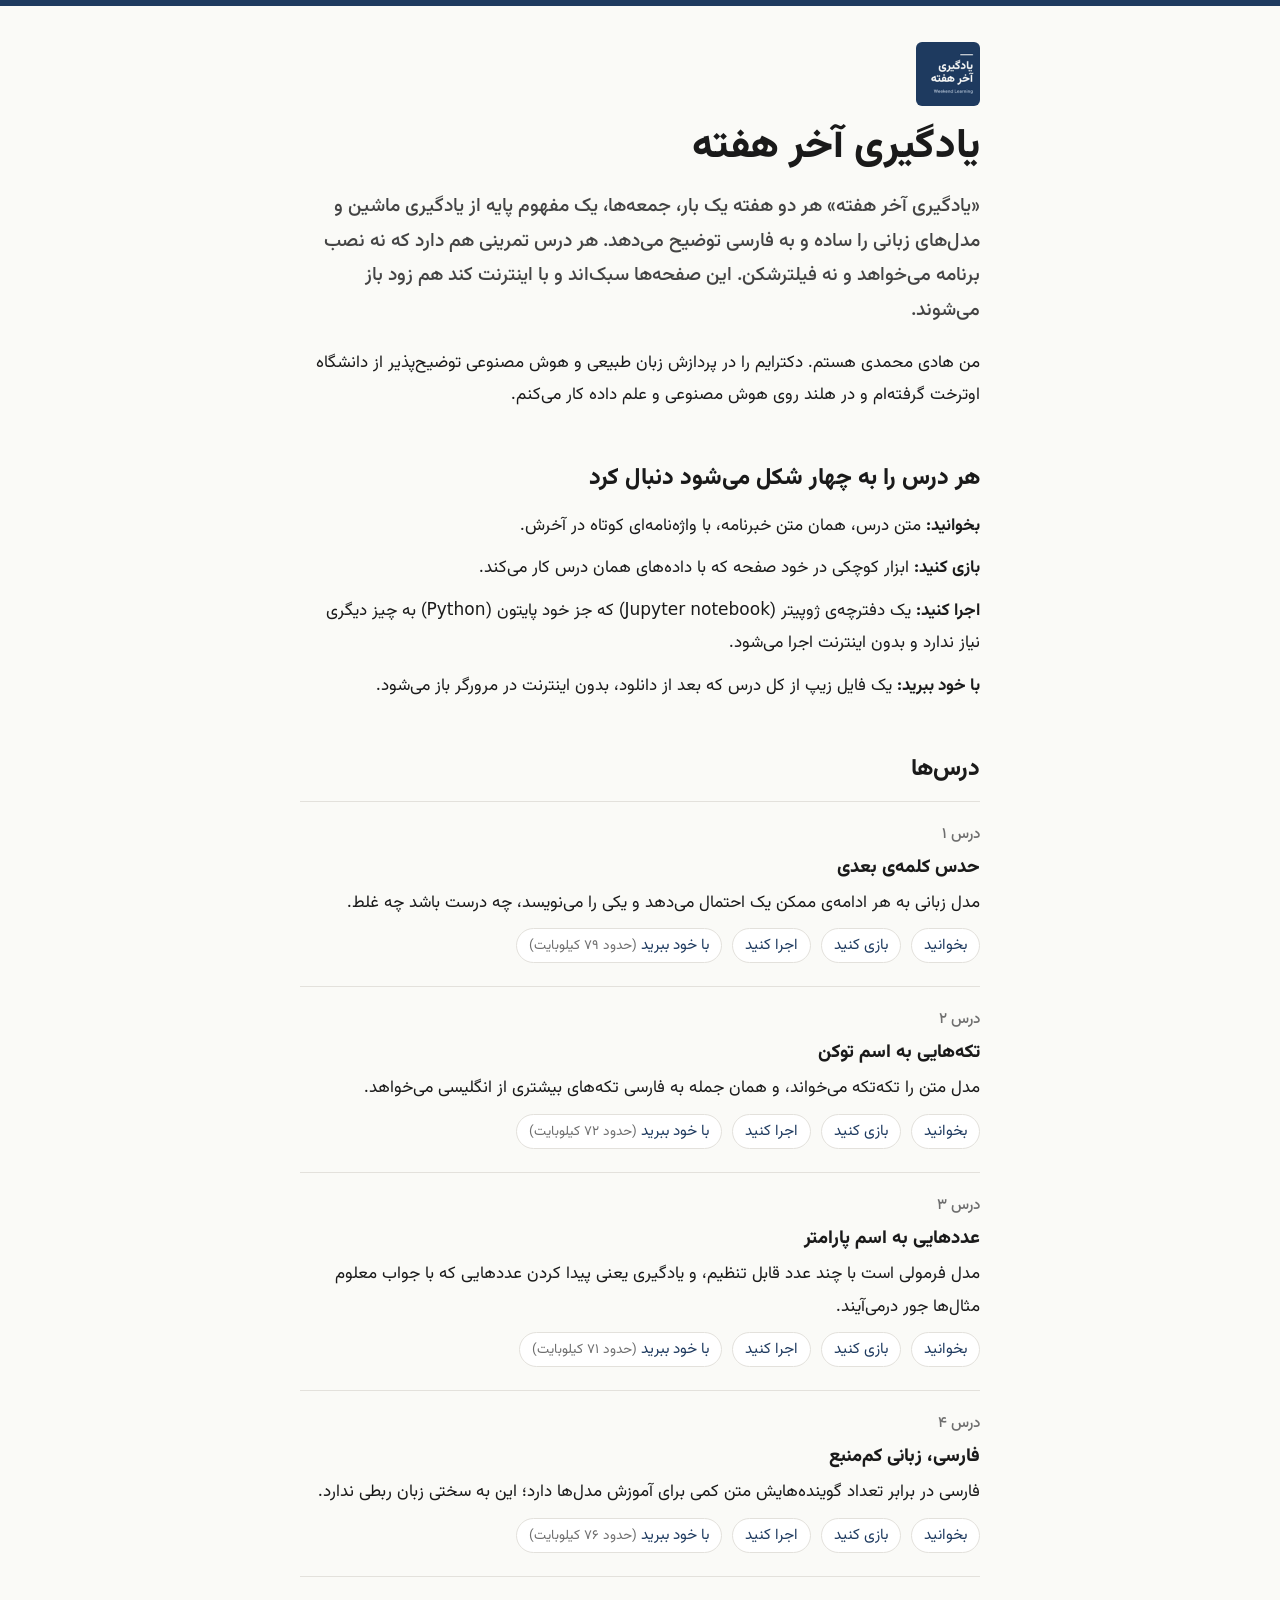
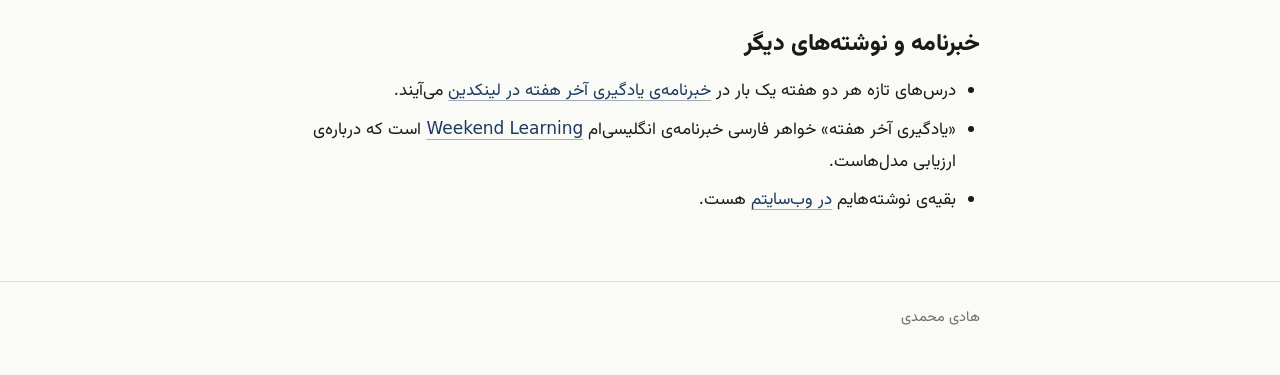
<file: index.html>
<!DOCTYPE html>
<html lang="fa" dir="rtl">
<head>
<meta charset="utf-8">
<meta name="viewport" content="width=device-width, initial-scale=1">
<title>یادگیری آخر هفته</title>
<meta name="description" content="هر دو هفته یک بار، جمعه‌ها، یک مفهوم پایه از یادگیری ماشین و مدل‌های زبانی، ساده و به فارسی.">
<meta name="author" content="هادی محمدی">
<meta name="color-scheme" content="light dark">
<meta property="og:type" content="website">
<meta property="og:locale" content="fa_IR">
<meta property="og:site_name" content="یادگیری آخر هفته">
<meta property="og:title" content="یادگیری آخر هفته">
<meta property="og:description" content="هر دو هفته یک بار، جمعه‌ها، یک مفهوم پایه از یادگیری ماشین و مدل‌های زبانی، ساده و به فارسی.">
<meta property="og:image" content="https://mohammadi.cv/weekend-learning-fa/assets/logo.png">
<link rel="icon" type="image/png" href="assets/icon-96.png">
<link rel="stylesheet" href="assets/style.css">
</head>
<body>

<main class="col hub">

<img class="hub-logo" src="assets/icon-96.png" alt="" width="64" height="64">
<h1>یادگیری آخر هفته</h1>

<p class="standfirst">«یادگیری آخر هفته» هر دو هفته یک بار، جمعه‌ها، یک مفهوم پایه از یادگیری ماشین و مدل‌های زبانی را ساده و به فارسی توضیح می‌دهد. هر درس تمرینی هم دارد که نه نصب برنامه می‌خواهد و نه فیلترشکن. این صفحه‌ها سبک‌اند و با اینترنت کند هم زود باز می‌شوند.</p>

<p>من هادی محمدی هستم. دکترایم را در پردازش زبان طبیعی و هوش مصنوعی توضیح‌پذیر از دانشگاه اوترخت گرفته‌ام و در هلند روی هوش مصنوعی و علم داده کار می‌کنم.</p>

<h2>هر درس را به چهار شکل می‌شود دنبال کرد</h2>

<ul class="four">
<li><b>بخوانید:</b> متن درس، همان متن خبرنامه، با واژه‌نامه‌ای کوتاه در آخرش.</li>
<li><b>بازی کنید:</b> ابزار کوچکی در خود صفحه که با داده‌های همان درس کار می‌کند.</li>
<li><b>اجرا کنید:</b> یک دفترچه‌ی ژوپیتر <span class="nw" lang="en">(Jupyter notebook)</span> که جز خود پایتون <span lang="en">(Python)</span> به چیز دیگری نیاز ندارد و بدون اینترنت اجرا می‌شود.</li>
<li><b>با خود ببرید:</b> یک فایل زیپ از کل درس که بعد از دانلود، بدون اینترنت در مرورگر باز می‌شود.</li>
</ul>

<h2>درس‌ها</h2>

<ol class="lessons">
<li>
<p class="kicker">درس ۱</p>
<h3><a href="01-next-word/index.html">حدس کلمه‌ی بعدی</a></h3>
<p>مدل زبانی به هر ادامه‌ی ممکن یک احتمال می‌دهد و یکی را می‌نویسد، چه درست باشد چه غلط.</p>
<ul class="ways">
<li><a href="01-next-word/index.html#read">بخوانید</a></li>
<li><a href="01-next-word/index.html#play">بازی کنید</a></li>
<li><a href="01-next-word/index.html#run">اجرا کنید</a></li>
<li><a href="01-next-word/01-next-word-offline.zip" download>با خود ببرید <span data-zip-size="01-next-word">(حدود ۷۹ کیلوبایت)</span></a></li>
</ul>
</li>
<li>
<p class="kicker">درس ۲</p>
<h3><a href="02-tokens/index.html">تکه‌هایی به اسم توکن</a></h3>
<p>مدل متن را تکه‌تکه می‌خواند، و همان جمله به فارسی تکه‌های بیشتری از انگلیسی می‌خواهد.</p>
<ul class="ways">
<li><a href="02-tokens/index.html#read">بخوانید</a></li>
<li><a href="02-tokens/index.html#play">بازی کنید</a></li>
<li><a href="02-tokens/index.html#run">اجرا کنید</a></li>
<li><a href="02-tokens/02-tokens-offline.zip" download>با خود ببرید <span data-zip-size="02-tokens">(حدود ۷۲ کیلوبایت)</span></a></li>
</ul>
</li>
<li>
<p class="kicker">درس ۳</p>
<h3><a href="03-parameters/index.html">عددهایی به اسم پارامتر</a></h3>
<p>مدل فرمولی است با چند عدد قابل تنظیم، و یادگیری یعنی پیدا کردن عددهایی که با جواب معلوم مثال‌ها جور درمی‌آیند.</p>
<ul class="ways">
<li><a href="03-parameters/index.html#read">بخوانید</a></li>
<li><a href="03-parameters/index.html#play">بازی کنید</a></li>
<li><a href="03-parameters/index.html#run">اجرا کنید</a></li>
<li><a href="03-parameters/03-parameters-offline.zip" download>با خود ببرید <span data-zip-size="03-parameters">(حدود ۷۱ کیلوبایت)</span></a></li>
</ul>
</li>
<li>
<p class="kicker">درس ۴</p>
<h3><a href="04-low-resource/index.html">فارسی، زبانی کم‌منبع</a></h3>
<p>فارسی در برابر تعداد گوینده‌هایش متن کمی برای آموزش مدل‌ها دارد؛ این به سختی زبان ربطی ندارد.</p>
<ul class="ways">
<li><a href="04-low-resource/index.html#read">بخوانید</a></li>
<li><a href="04-low-resource/index.html#play">بازی کنید</a></li>
<li><a href="04-low-resource/index.html#run">اجرا کنید</a></li>
<li><a href="04-low-resource/04-low-resource-offline.zip" download>با خود ببرید <span data-zip-size="04-low-resource">(حدود ۷۶ کیلوبایت)</span></a></li>
</ul>
</li>
</ol>

<h2>خبرنامه و نوشته‌های دیگر</h2>

<ul>
<li>درس‌های تازه هر دو هفته یک بار در <a href="https://www.linkedin.com/newsletters/7508807306889863168/">خبرنامه‌ی یادگیری آخر هفته در لینکدین</a> می‌آیند.</li>
<li>«یادگیری آخر هفته» خواهر فارسی خبرنامه‌ی انگلیسی‌ام <a href="https://www.linkedin.com/newsletters/weekend-learning-7044258763238731776/" lang="en">Weekend Learning</a> است که درباره‌ی ارزیابی مدل‌هاست.</li>
<li>بقیه‌ی نوشته‌هایم <a href="https://mohammadi.cv/">در وب‌سایتم</a> هست.</li>
</ul>

</main>

<footer class="site-foot">
<div class="col">
<p>هادی محمدی</p>
</div>
</footer>

</body>
</html>
</file>
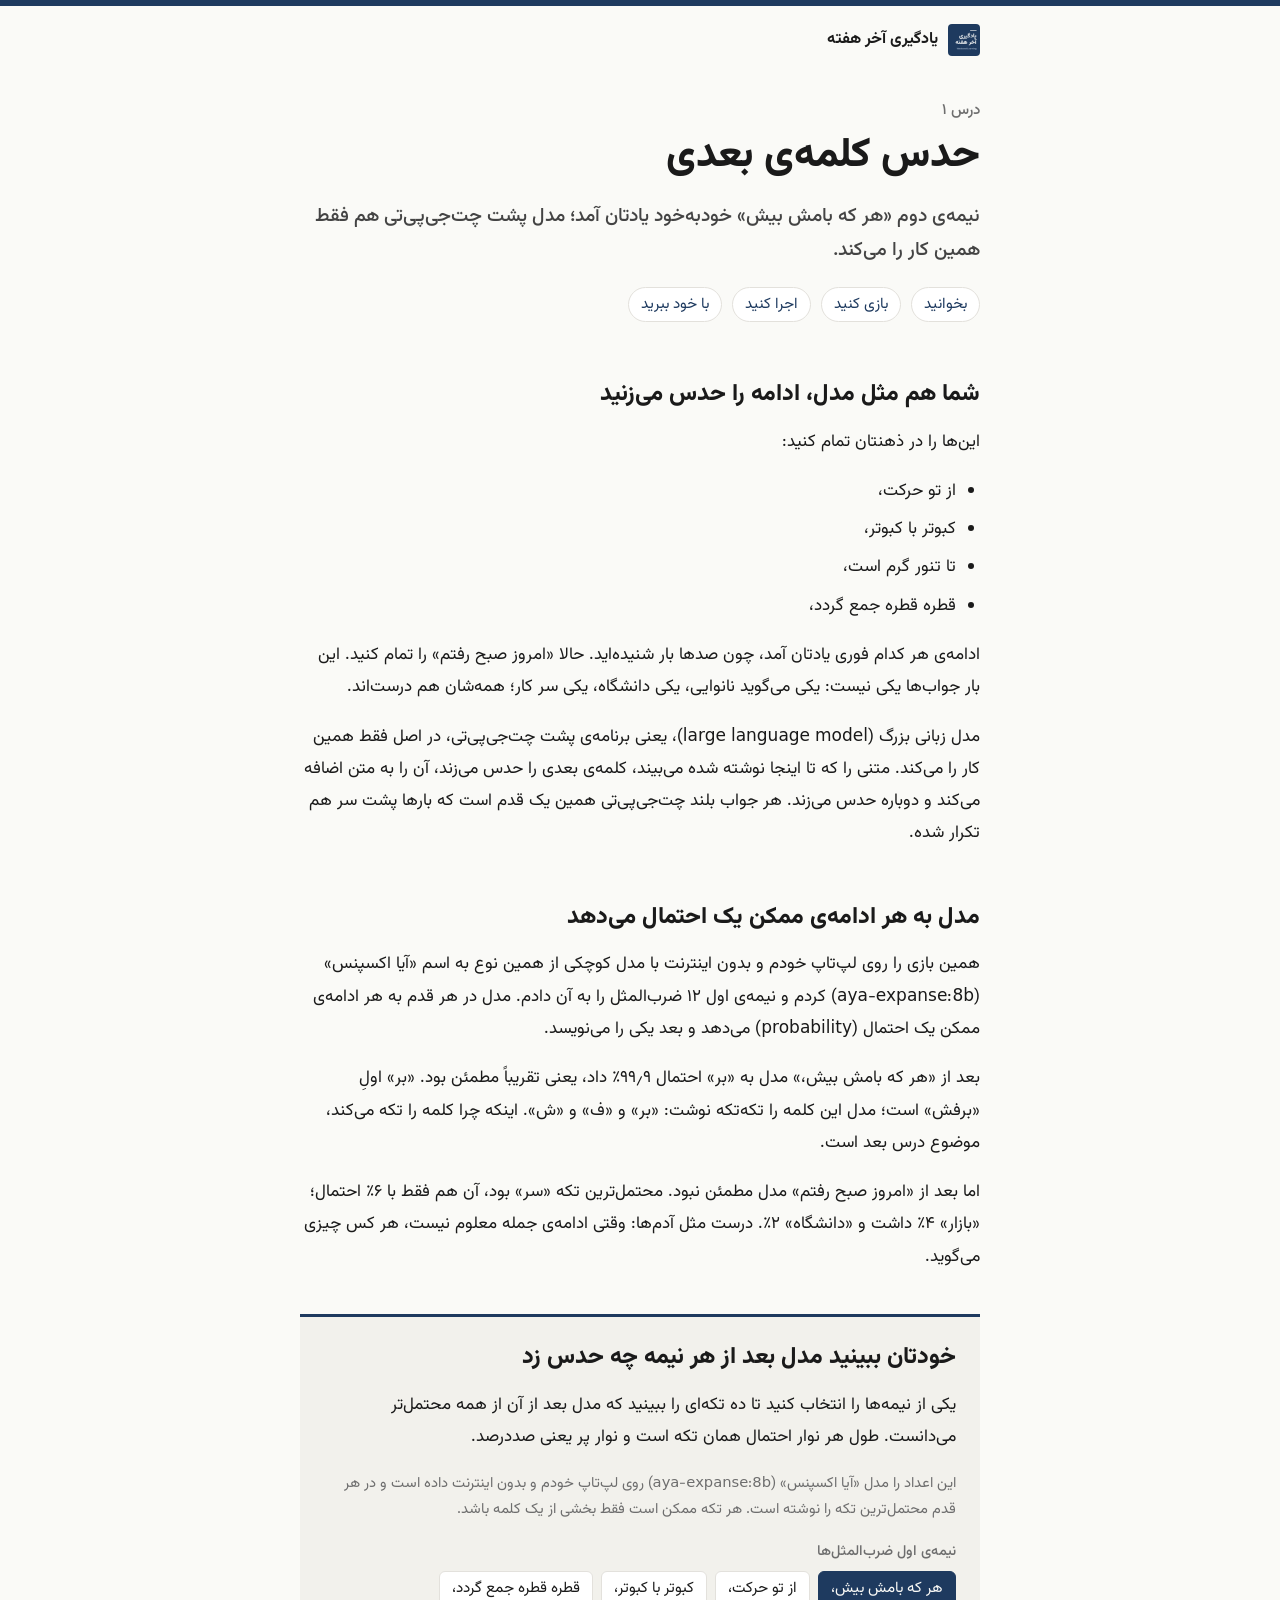
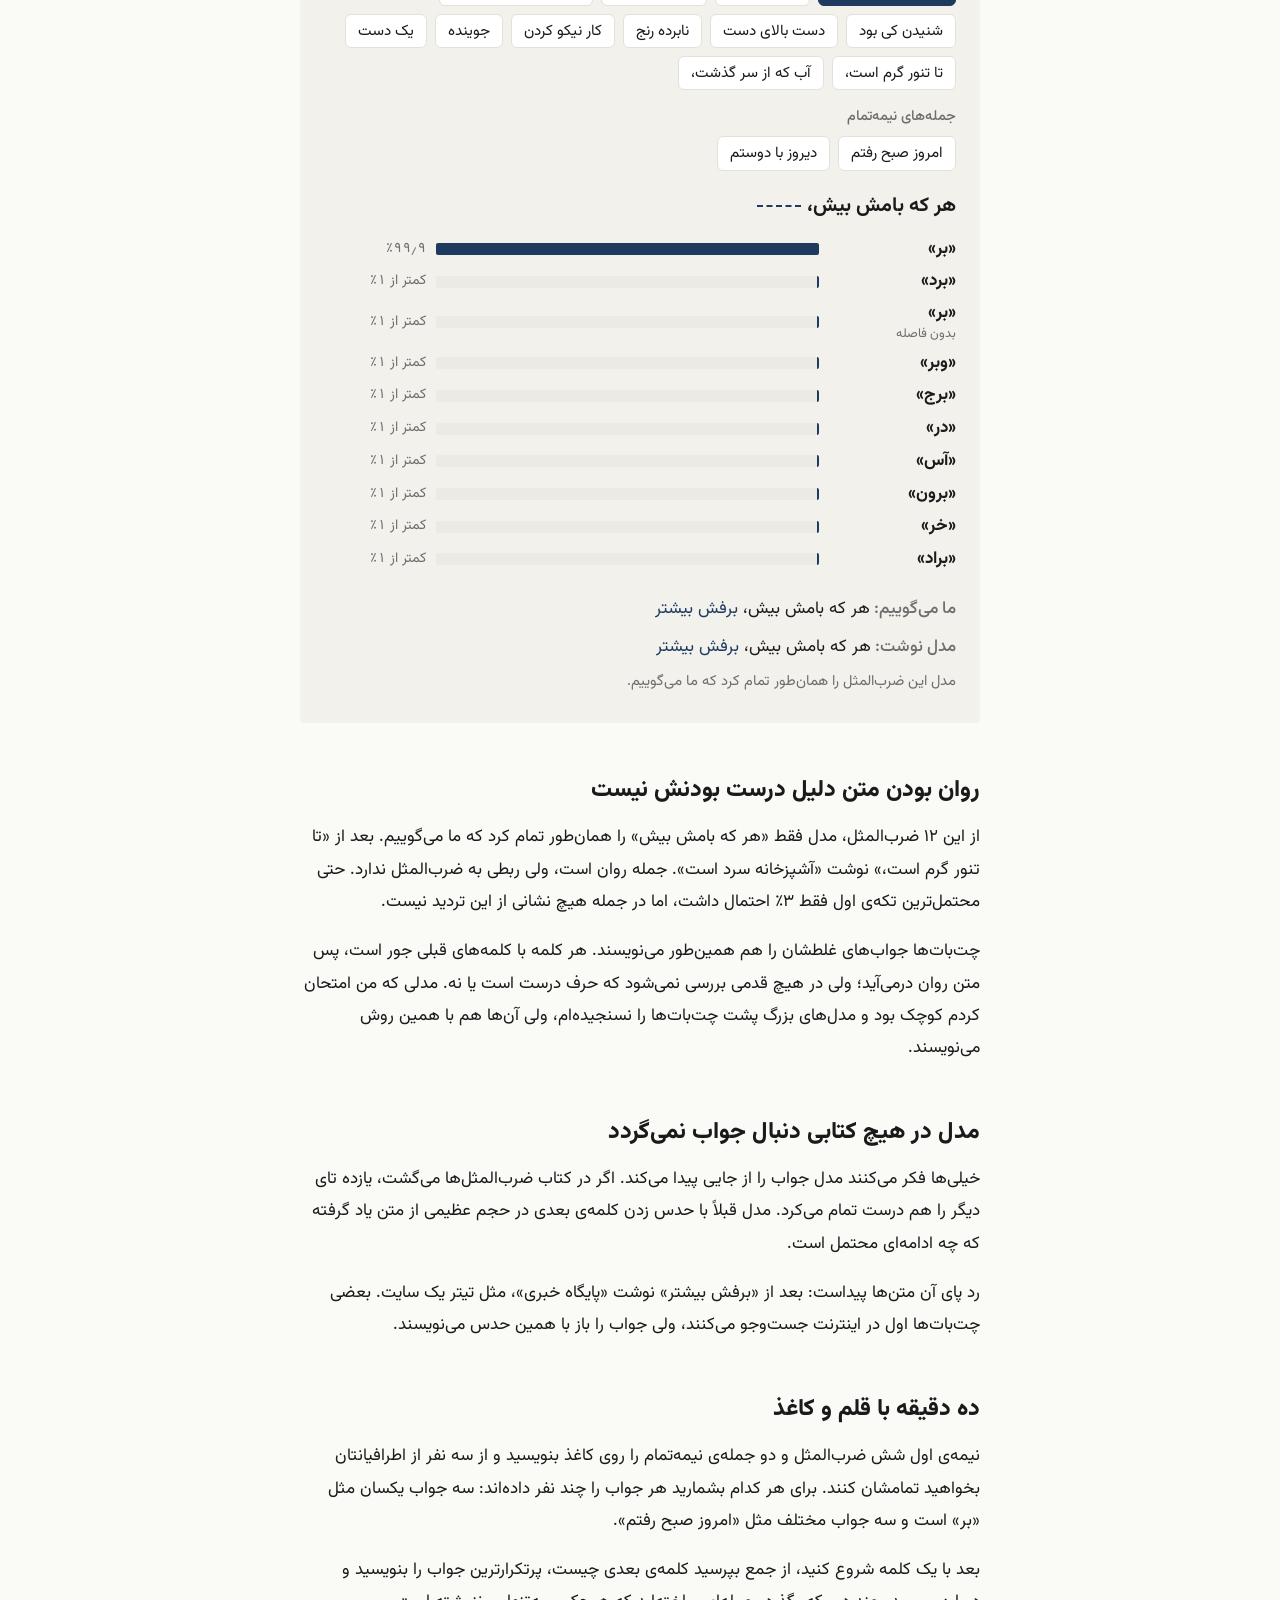
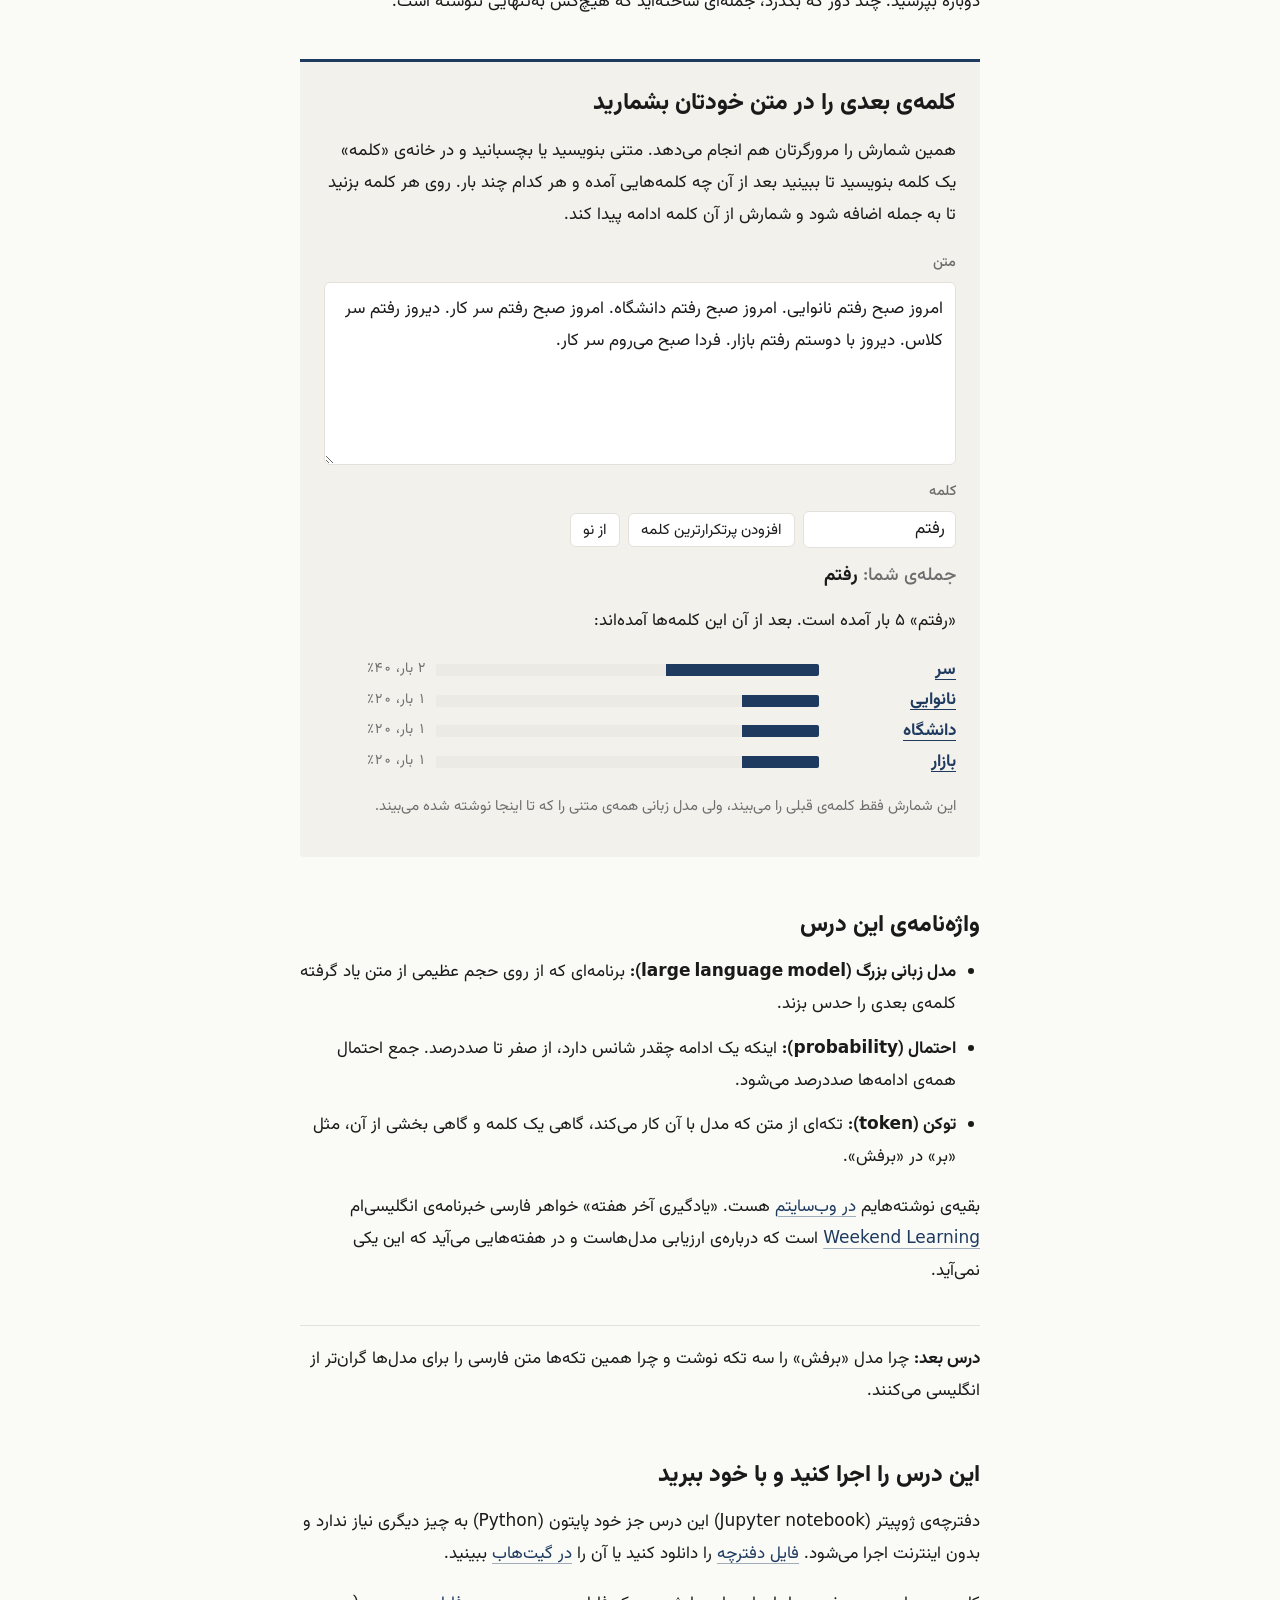
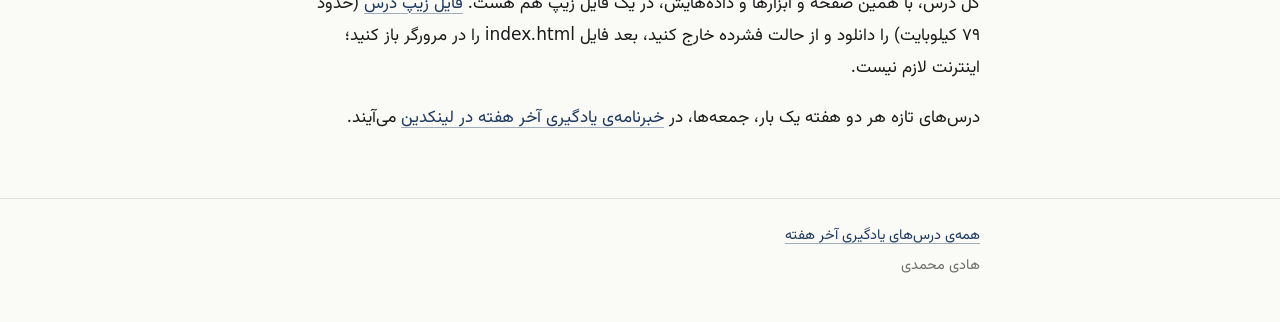
<file: 01-next-word/index.html>
<!DOCTYPE html>
<html lang="fa" dir="rtl">
<head>
<meta charset="utf-8">
<meta name="viewport" content="width=device-width, initial-scale=1">
<title>حدس کلمه‌ی بعدی | یادگیری آخر هفته</title>
<meta name="description" content="مدل زبانی به هر ادامه‌ی ممکن یک احتمال می‌دهد و یکی را می‌نویسد، چه درست باشد چه غلط.">
<meta name="author" content="هادی محمدی">
<meta name="color-scheme" content="light dark">
<meta property="og:type" content="article">
<meta property="og:locale" content="fa_IR">
<meta property="og:site_name" content="یادگیری آخر هفته">
<meta property="og:title" content="حدس کلمه‌ی بعدی">
<meta property="og:description" content="مدل زبانی به هر ادامه‌ی ممکن یک احتمال می‌دهد و یکی را می‌نویسد، چه درست باشد چه غلط.">
<meta property="og:image" content="https://mohammadi.cv/weekend-learning-fa/assets/logo.png">
<link rel="icon" type="image/png" href="../assets/icon-96.png">
<link rel="stylesheet" href="../assets/style.css">
</head>
<body>

<header class="site-head col">
<a class="brand" href="../index.html"><img src="../assets/icon-96.png" alt="" width="32" height="32"><span>یادگیری آخر هفته</span></a>
</header>

<main class="col">

<p class="kicker">درس ۱</p>
<h1>حدس کلمه‌ی بعدی</h1>
<p class="standfirst">نیمه‌ی دوم «هر که بامش بیش» خودبه‌خود یادتان آمد؛ مدل پشت چت‌جی‌پی‌تی هم فقط همین کار را می‌کند.</p>

<nav aria-label="چهار شکل این درس">
<ul class="ways">
<li><a href="#read">بخوانید</a></li>
<li><a href="#play">بازی کنید</a></li>
<li><a href="#run">اجرا کنید</a></li>
<li><a href="#take">با خود ببرید</a></li>
</ul>
</nav>

<!-- The text from here to the glossary is newsletter issue 1, word for word.
     build.py reports any block of the issue that is missing from this page.
     Five blocks differ on purpose, so the report lists these five:
     - the bio «من هادی محمدی هستم...» sits on the hub, not here;
     - the glossary heading reads «واژه‌نامه‌ی این درس», not «این شماره»;
     - the five-second task asks for LinkedIn comments, so it is left out;
     - the teaser reads «درس بعد:» and drops the issue's date;
     - «موضوع شماره‌ی بعد است» reads «موضوع درس بعد است». -->

<h2 id="read">شما هم مثل مدل، ادامه را حدس می‌زنید</h2>

<p>این‌ها را در ذهنتان تمام کنید:</p>

<ul>
<li>از تو حرکت،</li>
<li>کبوتر با کبوتر،</li>
<li>تا تنور گرم است،</li>
<li>قطره قطره جمع گردد،</li>
</ul>

<p>ادامه‌ی هر کدام فوری یادتان آمد، چون صدها بار شنیده‌اید. حالا «امروز صبح رفتم» را تمام کنید. این بار جواب‌ها یکی نیست: یکی می‌گوید نانوایی، یکی دانشگاه، یکی سر کار؛ همه‌شان هم درست‌اند.</p>

<p>مدل زبانی بزرگ <span lang="en">(large language model)</span>، یعنی برنامه‌ی پشت چت‌جی‌پی‌تی، در اصل فقط همین کار را می‌کند. متنی را که تا اینجا نوشته شده می‌بیند، کلمه‌ی بعدی را حدس می‌زند، آن را به متن اضافه می‌کند و دوباره حدس می‌زند. هر جواب بلند چت‌جی‌پی‌تی همین یک قدم است که بارها پشت سر هم تکرار شده.</p>

<h2>مدل به هر ادامه‌ی ممکن یک احتمال می‌دهد</h2>

<p>همین بازی را روی لپ‌تاپ خودم و بدون اینترنت با مدل کوچکی از همین نوع به اسم «آیا اکسپنس» <span class="nw" lang="en">(aya-expanse:8b)</span> کردم و نیمه‌ی اول ۱۲ ضرب‌المثل را به آن دادم. مدل در هر قدم به هر ادامه‌ی ممکن یک احتمال <span lang="en">(probability)</span> می‌دهد و بعد یکی را می‌نویسد.</p>

<p>بعد از «هر که بامش بیش،» مدل به «بر» احتمال ۹۹٫۹٪ داد، یعنی تقریباً مطمئن بود. «بر» اولِ «برفش» است؛ مدل این کلمه را تکه‌تکه نوشت: «بر» و «ف» و «ش». اینکه چرا کلمه را تکه می‌کند، موضوع درس بعد است.</p>

<p>اما بعد از «امروز صبح رفتم» مدل مطمئن نبود. محتمل‌ترین تکه «سر» بود، آن هم فقط با ۶٪ احتمال؛ «بازار» ۴٪ داشت و «دانشگاه» ۲٪. درست مثل آدم‌ها: وقتی ادامه‌ی جمله معلوم نیست، هر کس چیزی می‌گوید.</p>

<section class="lab" id="play" data-lab="next-piece" aria-labelledby="play-title">
<h2 id="play-title">خودتان ببینید مدل بعد از هر نیمه چه حدس زد</h2>
<p>یکی از نیمه‌ها را انتخاب کنید تا ده تکه‌ای را ببینید که مدل بعد از آن از همه محتمل‌تر می‌دانست. طول هر نوار احتمال همان تکه است و نوار پر یعنی صددرصد.</p>
<p class="note">این اعداد را مدل «آیا اکسپنس» <span class="nw" lang="en">(aya-expanse:8b)</span> روی لپ‌تاپ خودم و بدون اینترنت داده است و در هر قدم محتمل‌ترین تکه را نوشته است. هر تکه ممکن است فقط بخشی از یک کلمه باشد.</p>
<div data-picker></div>
<div class="result" data-result aria-live="polite"></div>
<noscript><p class="note">این بخش با جاوااسکریپت کار می‌کند که در مرورگر شما خاموش است. همین اعداد در <a href="data.json">فایل داده‌های درس</a> هم هست.</p></noscript>
</section>

<h2>روان بودن متن دلیل درست بودنش نیست</h2>

<p>از این ۱۲ ضرب‌المثل، مدل فقط «هر که بامش بیش» را همان‌طور تمام کرد که ما می‌گوییم. بعد از «تا تنور گرم است،» نوشت «آشپزخانه سرد است». جمله روان است، ولی ربطی به ضرب‌المثل ندارد. حتی محتمل‌ترین تکه‌ی اول فقط ۳٪ احتمال داشت، اما در جمله هیچ نشانی از این تردید نیست.</p>

<p>چت‌بات‌ها جواب‌های غلطشان را هم همین‌طور می‌نویسند. هر کلمه با کلمه‌های قبلی جور است، پس متن روان درمی‌آید؛ ولی در هیچ قدمی بررسی نمی‌شود که حرف درست است یا نه. مدلی که من امتحان کردم کوچک بود و مدل‌های بزرگ پشت چت‌بات‌ها را نسنجیده‌ام، ولی آن‌ها هم با همین روش می‌نویسند.</p>

<h2>مدل در هیچ کتابی دنبال جواب نمی‌گردد</h2>

<p>خیلی‌ها فکر می‌کنند مدل جواب را از جایی پیدا می‌کند. اگر در کتاب ضرب‌المثل‌ها می‌گشت، یازده تای دیگر را هم درست تمام می‌کرد. مدل قبلاً با حدس زدن کلمه‌ی بعدی در حجم عظیمی از متن یاد گرفته که چه ادامه‌ای محتمل است.</p>

<p>رد پای آن متن‌ها پیداست: بعد از «برفش بیشتر» نوشت «پایگاه خبری»، مثل تیتر یک سایت. بعضی چت‌بات‌ها اول در اینترنت جست‌وجو می‌کنند، ولی جواب را باز با همین حدس می‌نویسند.</p>

<h2>ده دقیقه با قلم و کاغذ</h2>

<p>نیمه‌ی اول شش ضرب‌المثل و دو جمله‌ی نیمه‌تمام را روی کاغذ بنویسید و از سه نفر از اطرافیانتان بخواهید تمامشان کنند. برای هر کدام بشمارید هر جواب را چند نفر داده‌اند: سه جواب یکسان مثل «بر» است و سه جواب مختلف مثل «امروز صبح رفتم».</p>

<p>بعد با یک کلمه شروع کنید، از جمع بپرسید کلمه‌ی بعدی چیست، پرتکرارترین جواب را بنویسید و دوباره بپرسید. چند دور که بگذرد، جمله‌ای ساخته‌اید که هیچ‌کس به‌تنهایی ننوشته است.</p>

<section class="lab" id="count" data-lab="bigram" aria-labelledby="count-title">
<h2 id="count-title">کلمه‌ی بعدی را در متن خودتان بشمارید</h2>
<p>همین شمارش را مرورگرتان هم انجام می‌دهد. متنی بنویسید یا بچسبانید و در خانه‌ی «کلمه» یک کلمه بنویسید تا ببینید بعد از آن چه کلمه‌هایی آمده و هر کدام چند بار. روی هر کلمه بزنید تا به جمله اضافه شود و شمارش از آن کلمه ادامه پیدا کند.</p>
<label class="lab-label" for="bigram-text">متن</label>
<textarea class="field" id="bigram-text" data-text rows="5" dir="rtl">امروز صبح رفتم نانوایی. امروز صبح رفتم دانشگاه. امروز صبح رفتم سر کار. دیروز رفتم سر کلاس. دیروز با دوستم رفتم بازار. فردا صبح می‌روم سر کار.</textarea>
<label class="lab-label" for="bigram-word">کلمه</label>
<div class="word-row">
<input id="bigram-word" type="text" data-word value="رفتم" autocomplete="off" spellcheck="false" dir="rtl">
<button type="button" class="btn" data-add-top>افزودن پرتکرارترین کلمه</button>
<button type="button" class="btn" data-restart>از نو</button>
</div>
<p class="chain"><span class="said">جمله‌ی شما: </span><span data-chain></span></p>
<div data-counts aria-live="polite"></div>
<p class="note">این شمارش فقط کلمه‌ی قبلی را می‌بیند، ولی مدل زبانی همه‌ی متنی را که تا اینجا نوشته شده می‌بیند.</p>
<noscript><p class="note">این بخش با جاوااسکریپت کار می‌کند که در مرورگر شما خاموش است.</p></noscript>
</section>

<h2>واژه‌نامه‌ی این درس</h2>

<ul class="glossary">
<li><b>مدل زبانی بزرگ <span lang="en">(large language model)</span>:</b> برنامه‌ای که از روی حجم عظیمی از متن یاد گرفته کلمه‌ی بعدی را حدس بزند.</li>
<li><b>احتمال <span lang="en">(probability)</span>:</b> اینکه یک ادامه چقدر شانس دارد، از صفر تا صددرصد. جمع احتمال همه‌ی ادامه‌ها صددرصد می‌شود.</li>
<li><b>توکن <span lang="en">(token)</span>:</b> تکه‌ای از متن که مدل با آن کار می‌کند، گاهی یک کلمه و گاهی بخشی از آن، مثل «بر» در «برفش».</li>
</ul>

<p>بقیه‌ی نوشته‌هایم <a href="https://mohammadi.cv/">در وب‌سایتم</a> هست. «یادگیری آخر هفته» خواهر فارسی خبرنامه‌ی انگلیسی‌ام <a href="https://www.linkedin.com/newsletters/weekend-learning-7044258763238731776/" lang="en">Weekend Learning</a> است که درباره‌ی ارزیابی مدل‌هاست و در هفته‌هایی می‌آید که این یکی نمی‌آید.</p>

<p class="next"><b>درس بعد:</b> چرا مدل «برفش» را سه تکه نوشت و چرا همین تکه‌ها متن فارسی را برای مدل‌ها گران‌تر از انگلیسی می‌کنند.</p>

<h2 id="run">این درس را اجرا کنید و با خود ببرید</h2>

<p>دفترچه‌ی ژوپیتر <span class="nw" lang="en">(Jupyter notebook)</span> این درس جز خود پایتون <span lang="en">(Python)</span> به چیز دیگری نیاز ندارد و بدون اینترنت اجرا می‌شود. <a href="01-next-word.ipynb" download>فایل دفترچه</a> را دانلود کنید یا آن را <a href="https://github.com/mohammadi-hadi/weekend-learning-fa/blob/main/01-next-word/01-next-word.ipynb">در گیت‌هاب</a> ببینید.</p>

<p id="take">کل درس، با همین صفحه و ابزارها و داده‌هایش، در یک فایل زیپ هم هست. <a href="01-next-word-offline.zip" download>فایل زیپ درس</a> <span data-zip-size="01-next-word">(حدود ۷۹ کیلوبایت)</span> را دانلود و از حالت فشرده خارج کنید، بعد فایل <span lang="en">index.html</span> را در مرورگر باز کنید؛ اینترنت لازم نیست.</p>

<p>درس‌های تازه هر دو هفته یک بار، جمعه‌ها، در <a href="https://www.linkedin.com/newsletters/7508807306889863168/">خبرنامه‌ی یادگیری آخر هفته در لینکدین</a> می‌آیند.</p>

</main>

<footer class="site-foot">
<div class="col">
<p><a href="../index.html">همه‌ی درس‌های یادگیری آخر هفته</a></p>
<p>هادی محمدی</p>
</div>
</footer>

<script type="application/json" id="lesson-data">{"lesson":"01-next-word","model":"aya-expanse:8b","parameters":"8.0B","quantization":"Q4_K_M","runner":"Ollama 0.33.3","run_date":"2026-09-24","settings":"offline, raw prompt with no chat template, temperature 0, seed 0","about":"p is the probability the model gave each of its top 10 candidates for the next token, right after the prompt. A token is a piece of text, often part of a word; a leading space means it starts a new word. The model's own continuation (temperature 0) is kept for three prompts only, cut before any ' - ' or ' | ' separator.","summary":{"proverbs_tried":12,"model_wrote_usual_ending":1},"prompts":[{"kind":"proverb","prompt":"هر که بامش بیش،","usual_ending":"برفش بیشتر","model_wrote_usual_ending":true,"top10":[{"token":" بر","p":0.9991},{"token":" برد","p":0.0006},{"token":"بر","p":0.0001},{"token":" وبر","p":0.0001},{"token":" برج","p":0.0},{"token":" در","p":0.0},{"token":" آس","p":0.0},{"token":" برون","p":0.0},{"token":" خر","p":0.0},{"token":" براد","p":0.0}],"continuation":" برفش بیشتر"},{"kind":"proverb","prompt":"از تو حرکت،","usual_ending":"از خدا برکت","model_wrote_usual_ending":false,"top10":[{"token":" از","p":0.1674},{"token":" من","p":0.056},{"token":" به","p":0.0423},{"token":" تا","p":0.0279},{"token":" تو","p":0.0144},{"token":" ","p":0.0142},{"token":" یک","p":0.0128},{"token":" ما","p":0.0122},{"token":" با","p":0.0108},{"token":" جهان","p":0.0096}]},{"kind":"proverb","prompt":"کبوتر با کبوتر،","usual_ending":"باز با باز","model_wrote_usual_ending":false,"top10":[{"token":" به","p":0.0662},{"token":" ","p":0.0598},{"token":" ک","p":0.0477},{"token":" یک","p":0.0423},{"token":" یا","p":0.0327},{"token":" در","p":0.03},{"token":" با","p":0.0251},{"token":" فیلم","p":0.0195},{"token":" و","p":0.0163},{"token":" از","p":0.0137}]},{"kind":"proverb","prompt":"قطره قطره جمع گردد،","usual_ending":"وانگهی دریا شود","model_wrote_usual_ending":false,"top10":[{"token":" به","p":0.0768},{"token":" تا","p":0.0391},{"token":" آب","p":0.0264},{"token":" گ","p":0.0245},{"token":" و","p":0.0238},{"token":" ش","p":0.0226},{"token":" کتاب","p":0.0153},{"token":" در","p":0.0149},{"token":" ب","p":0.0138},{"token":" انقلاب","p":0.0129}]},{"kind":"proverb","prompt":"شنیدن کی بود","usual_ending":"مانند دیدن","model_wrote_usual_ending":false,"top10":[{"token":"ی","p":0.4047},{"token":" که","p":0.1451},{"token":"؟","p":0.1279},{"token":" و","p":0.027},{"token":"،","p":0.0244},{"token":" -","p":0.0207},{"token":":","p":0.0196},{"token":" (","p":0.0137},{"token":" این","p":0.0131},{"token":" یک","p":0.0101}]},{"kind":"proverb","prompt":"دست بالای دست","usual_ending":"بسیار است","model_wrote_usual_ending":false,"top10":[{"token":"؛","p":0.2936},{"token":"،","p":0.1316},{"token":" در","p":0.0812},{"token":":","p":0.075},{"token":" -","p":0.0616},{"token":" (","p":0.0561},{"token":" ","p":0.0378},{"token":"‌","p":0.0273},{"token":" به","p":0.024},{"token":" با","p":0.0201}]},{"kind":"proverb","prompt":"نابرده رنج","usual_ending":"گنج میسر نمی‌شود","model_wrote_usual_ending":false,"top10":[{"token":" است","p":0.1585},{"token":" از","p":0.1268},{"token":":","p":0.0703},{"token":" و","p":0.0537},{"token":" (","p":0.046},{"token":" ","p":0.0346},{"token":"،","p":0.0291},{"token":" -","p":0.0273},{"token":" ها","p":0.0258},{"token":" نه","p":0.0247}]},{"kind":"proverb","prompt":"کار نیکو کردن","usual_ending":"از پر کردن است","model_wrote_usual_ending":false,"top10":[{"token":"،","p":0.1533},{"token":" در","p":0.1168},{"token":" و","p":0.0577},{"token":" با","p":0.0472},{"token":" |","p":0.0424},{"token":" به","p":0.0421},{"token":" را","p":0.0402},{"token":" -","p":0.0359},{"token":" برای","p":0.0336},{"token":"؛","p":0.0201}]},{"kind":"proverb","prompt":"جوینده","usual_ending":"یابنده است","model_wrote_usual_ending":false,"top10":[{"token":" ی","p":0.2487},{"token":"ٔ","p":0.0953},{"token":"‌","p":0.0725},{"token":" (","p":0.0564},{"token":" حقی","p":0.0518},{"token":" گ","p":0.0292},{"token":" ","p":0.0234},{"token":":","p":0.0179},{"token":" عشق","p":0.0133},{"token":" نور","p":0.0114}]},{"kind":"proverb","prompt":"یک دست","usual_ending":"صدا ندارد","model_wrote_usual_ending":false,"top10":[{"token":"ا","p":0.0919},{"token":"ش","p":0.0584},{"token":" به","p":0.0533},{"token":"مال","p":0.0523},{"token":"م","p":0.0379},{"token":" باز","p":0.0335},{"token":"کش","p":0.0332},{"token":" و","p":0.0329},{"token":"گی","p":0.0253},{"token":" دیگر","p":0.0184}],"continuation":"اورد بزرگ دیگر در راه است"},{"kind":"proverb","prompt":"تا تنور گرم است،","usual_ending":"نان را بچسبان","model_wrote_usual_ending":false,"top10":[{"token":" آش","p":0.0296},{"token":" ب","p":0.0293},{"token":" شع","p":0.0277},{"token":" ک","p":0.0212},{"token":" از","p":0.021},{"token":" شعر","p":0.0201},{"token":" پ","p":0.0174},{"token":" در","p":0.0157},{"token":" د","p":0.0155},{"token":" به","p":0.0148}],"continuation":" آشپزخانه سرد است"},{"kind":"proverb","prompt":"آب که از سر گذشت،","usual_ending":"چه یک وجب چه صد وجب","model_wrote_usual_ending":false,"top10":[{"token":" به","p":0.0821},{"token":" از","p":0.0551},{"token":" باز","p":0.0535},{"token":" بر","p":0.0527},{"token":" گ","p":0.0518},{"token":" بازگشت","p":0.032},{"token":" دوباره","p":0.0248},{"token":" دیگر","p":0.0233},{"token":" بی","p":0.022},{"token":" برگ","p":0.0219}]},{"kind":"open","prompt":"امروز صبح رفتم","top10":[{"token":" سر","p":0.0597},{"token":" بازار","p":0.0407},{"token":" به","p":0.0385},{"token":" خرید","p":0.0269},{"token":" تو","p":0.0235},{"token":" دانشگاه","p":0.0232},{"token":" یک","p":0.0227},{"token":" بانک","p":0.0212},{"token":" یه","p":0.0208},{"token":" کتابخانه","p":0.0194}]},{"kind":"open","prompt":"دیروز با دوستم","top10":[{"token":" در","p":0.1458},{"token":" که","p":0.0701},{"token":" به","p":0.064},{"token":" درباره","p":0.0429},{"token":" صح","p":0.0384},{"token":" داش","p":0.0339},{"token":" بود","p":0.0338},{"token":" تلف","p":0.0247},{"token":"،","p":0.0245},{"token":" گ","p":0.0242}]}]}</script>
<script src="../assets/widget.js"></script>
</body>
</html>
</file>
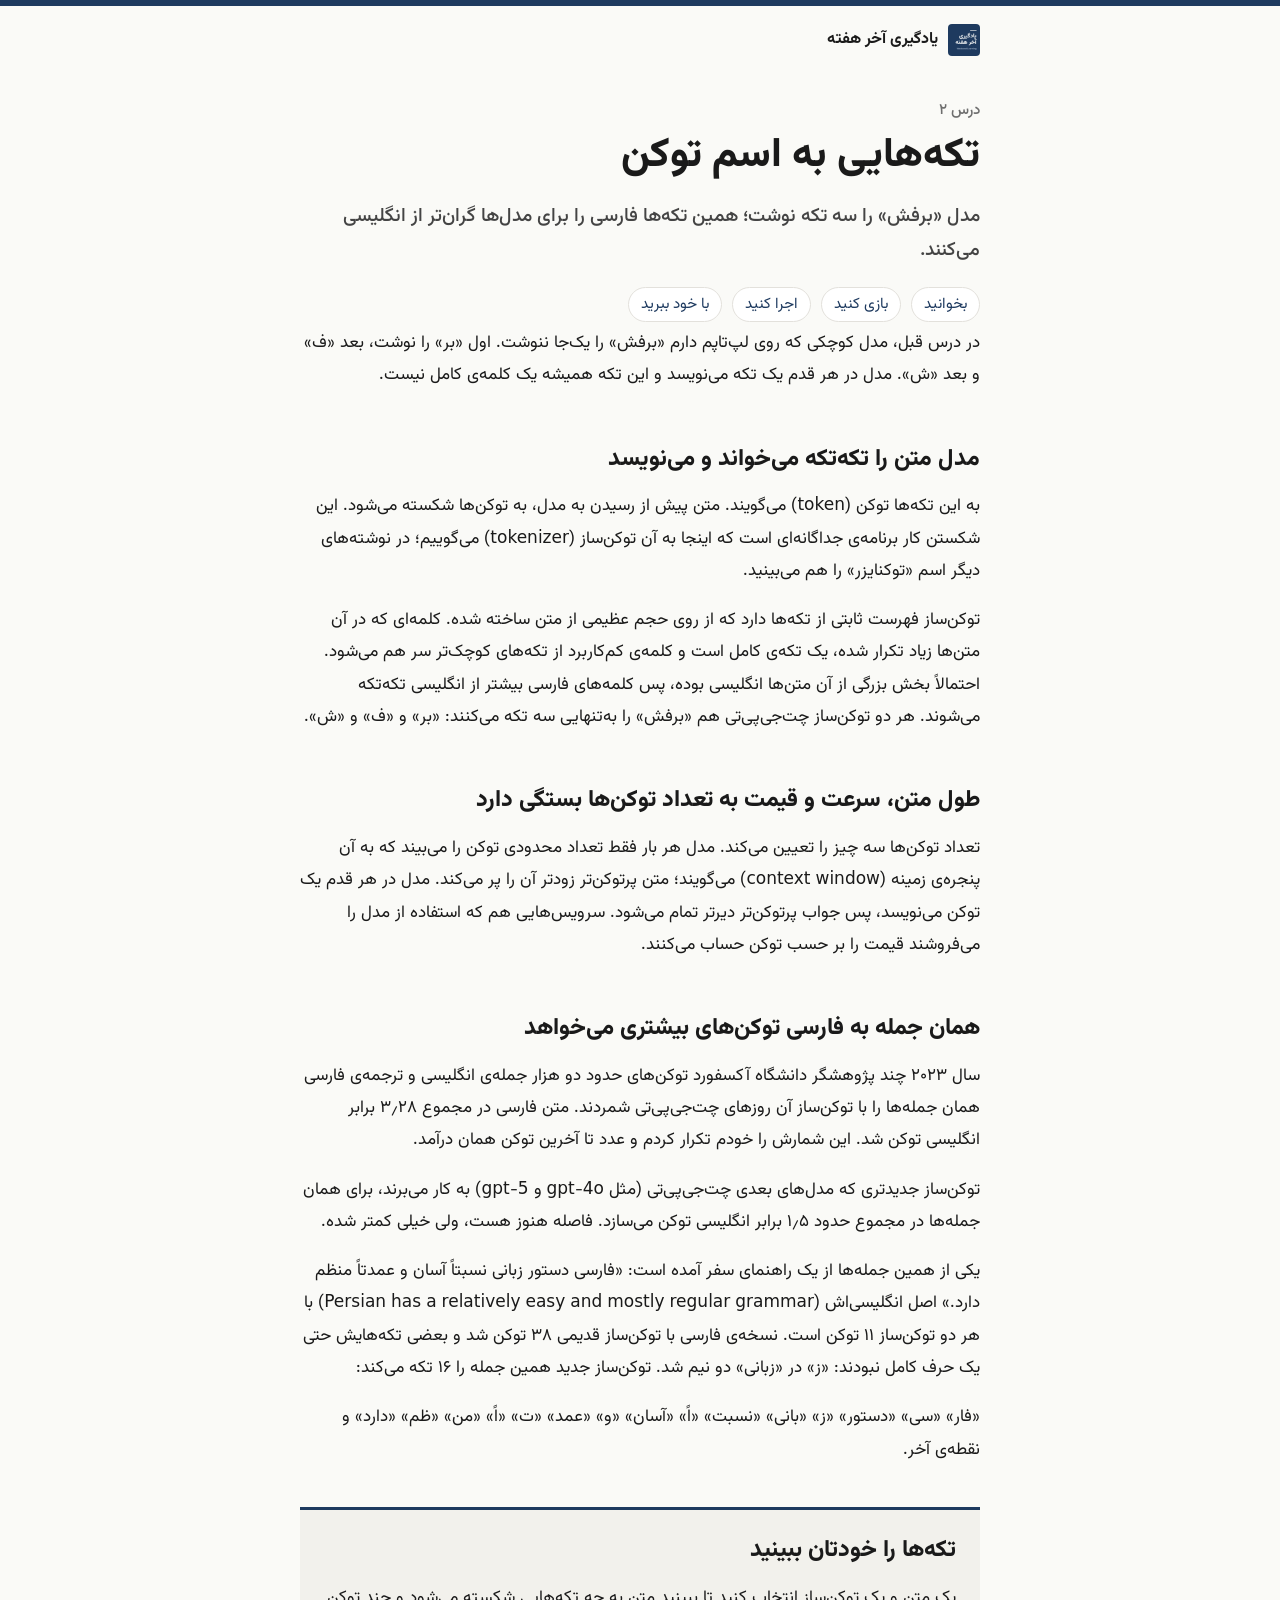
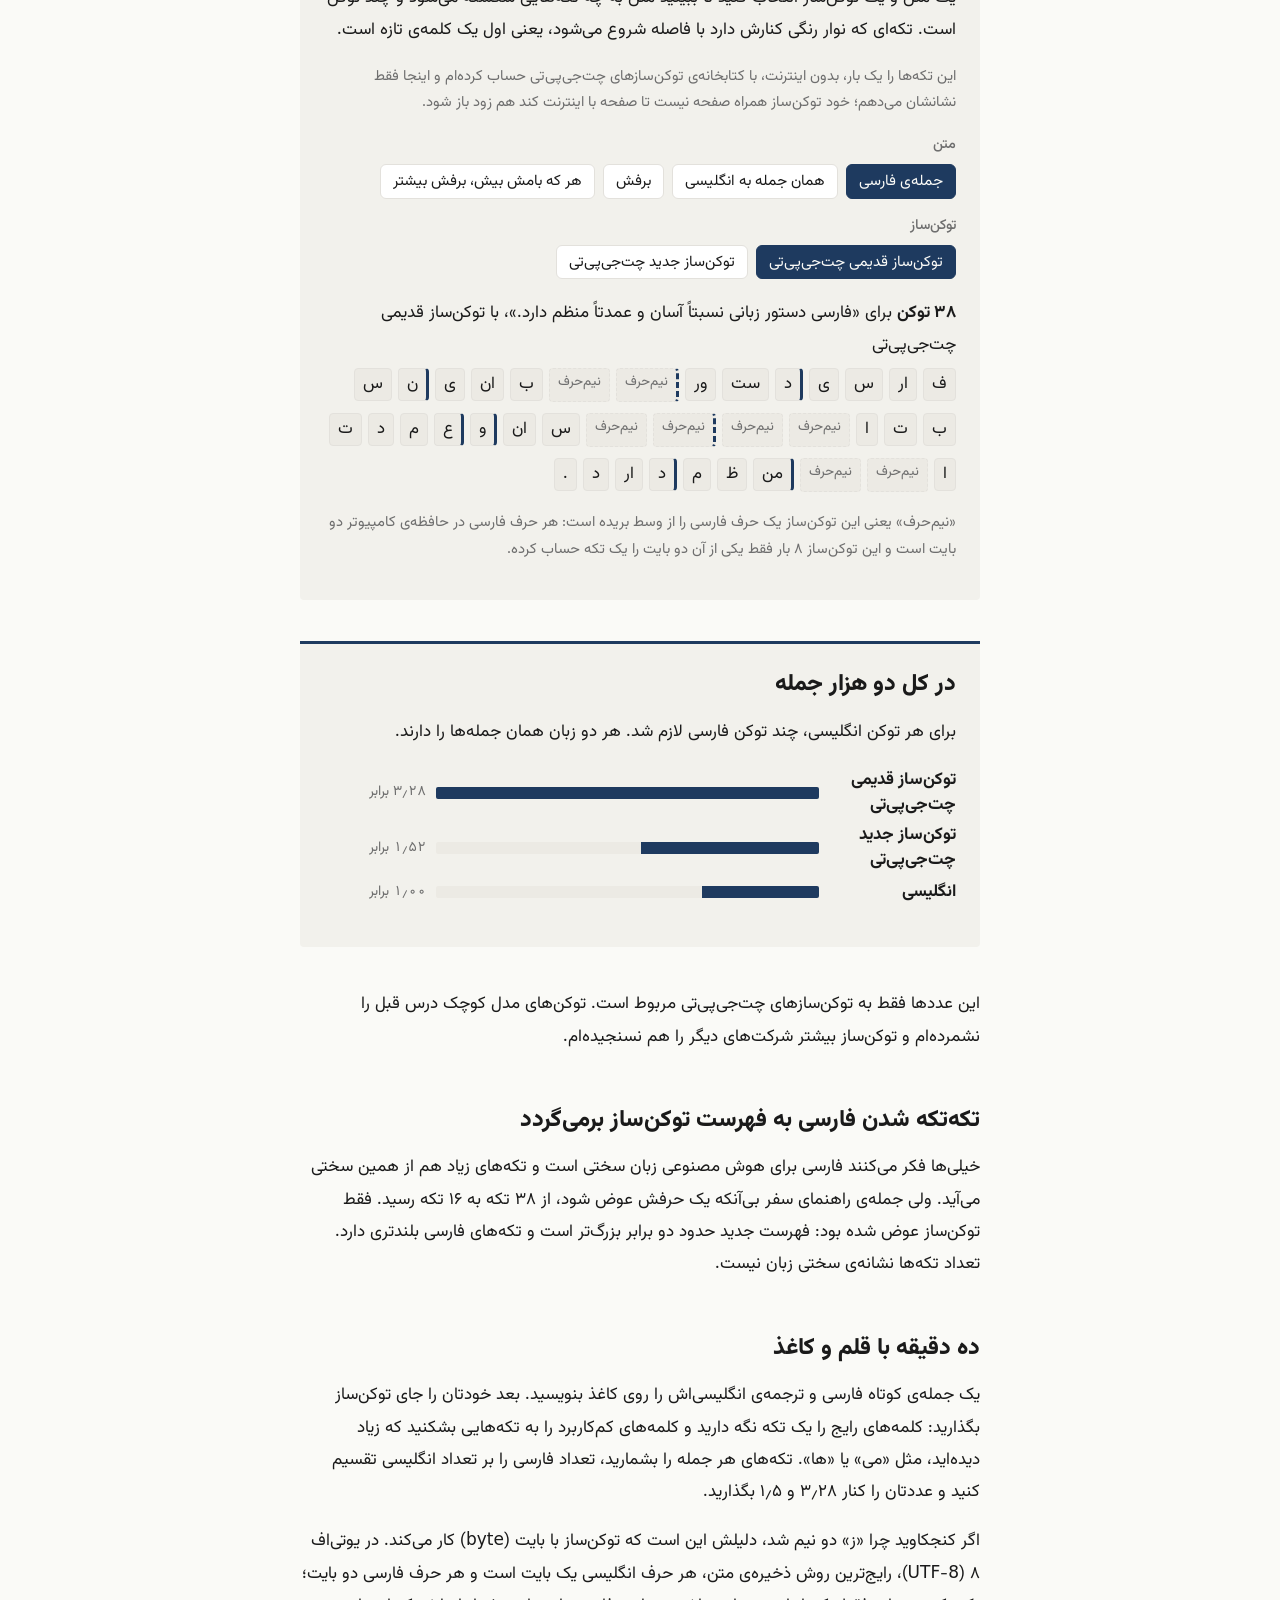
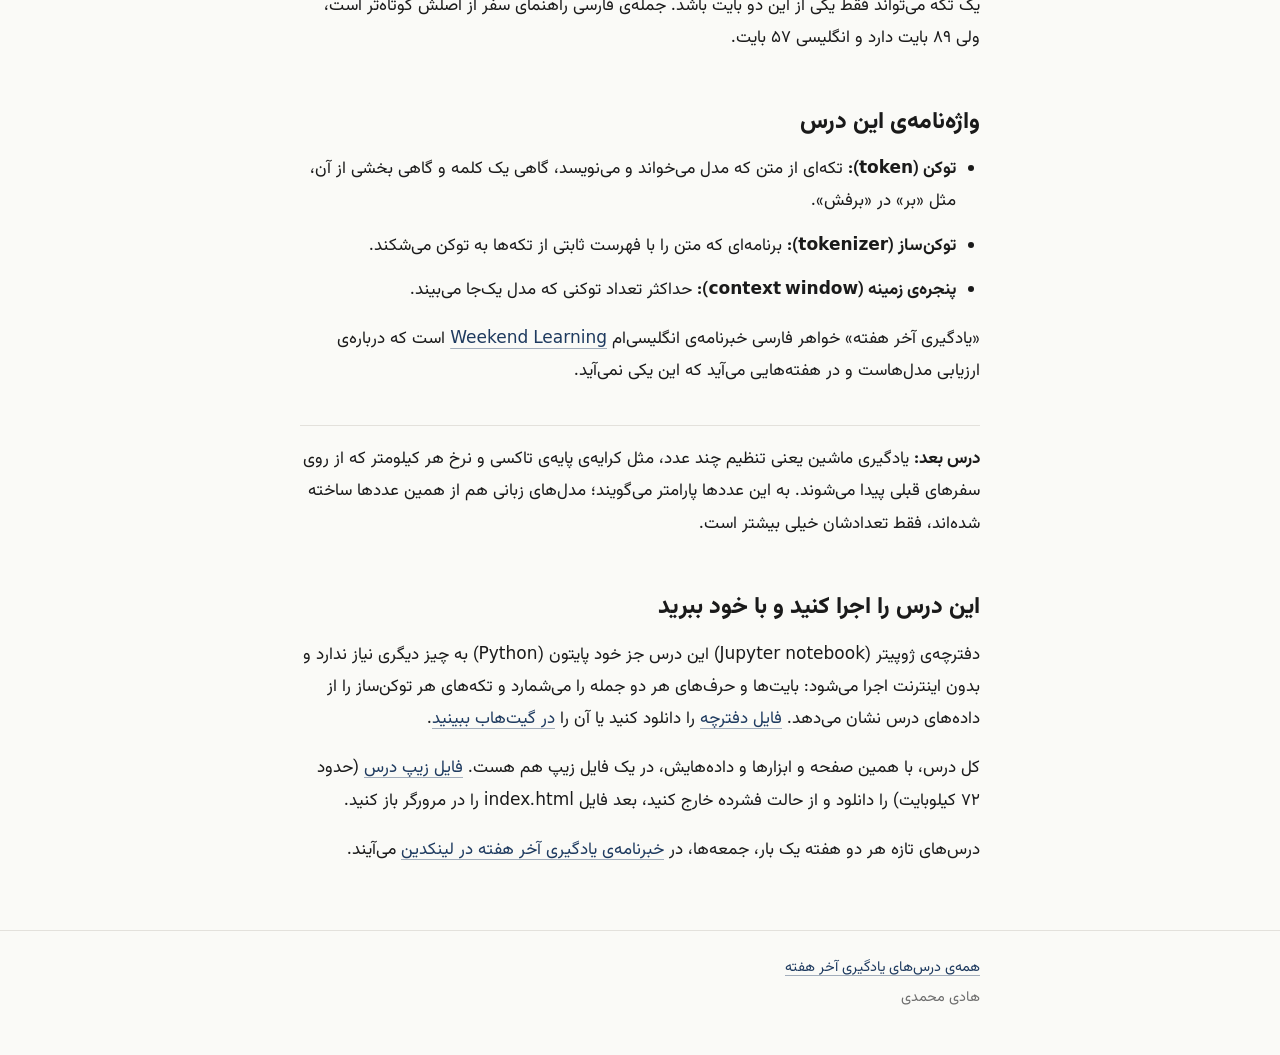
<file: 02-tokens/index.html>
<!DOCTYPE html>
<html lang="fa" dir="rtl">
<head>
<meta charset="utf-8">
<meta name="viewport" content="width=device-width, initial-scale=1">
<title>تکه‌هایی به اسم توکن | یادگیری آخر هفته</title>
<meta name="description" content="مدل متن را تکه‌تکه می‌خواند و توکن‌سازهایی که احتمالاً از روی متن‌های عمدتاً انگلیسی ساخته شده‌اند، فارسی را به تکه‌های بیشتری می‌شکنند.">
<meta name="author" content="هادی محمدی">
<meta name="color-scheme" content="light dark">
<meta property="og:type" content="article">
<meta property="og:locale" content="fa_IR">
<meta property="og:site_name" content="یادگیری آخر هفته">
<meta property="og:title" content="تکه‌هایی به اسم توکن">
<meta property="og:description" content="مدل متن را تکه‌تکه می‌خواند و توکن‌سازهایی که احتمالاً از روی متن‌های عمدتاً انگلیسی ساخته شده‌اند، فارسی را به تکه‌های بیشتری می‌شکنند.">
<meta property="og:image" content="https://mohammadi.cv/weekend-learning-fa/assets/logo.png">
<link rel="icon" type="image/png" href="../assets/icon-96.png">
<link rel="stylesheet" href="../assets/style.css">
</head>
<body>

<header class="site-head col">
<a class="brand" href="../index.html"><img src="../assets/icon-96.png" alt="" width="32" height="32"><span>یادگیری آخر هفته</span></a>
</header>

<main class="col">

<p class="kicker">درس ۲</p>
<h1>تکه‌هایی به اسم توکن</h1>
<p class="standfirst">مدل «برفش» را سه تکه نوشت؛ همین تکه‌ها فارسی را برای مدل‌ها گران‌تر از انگلیسی می‌کنند.</p>

<nav aria-label="چهار شکل این درس">
<ul class="ways">
<li><a href="#read">بخوانید</a></li>
<li><a href="#play">بازی کنید</a></li>
<li><a href="#run">اجرا کنید</a></li>
<li><a href="#take">با خود ببرید</a></li>
</ul>
</nav>

<!-- The text from here to the glossary is newsletter issue 2, word for word.
     build.py reports any block of the issue that is missing from this page.
     These blocks differ on purpose:
     - «در شماره‌ی قبل» reads «در درس قبل», and «مدل کوچک شماره‌ی قبل» reads
       «مدل کوچک درس قبل»;
     - the glossary heading reads «واژه‌نامه‌ی این درس», not «این شماره»;
     - the link line drops «این درس صفحه‌ای هم در وب‌سایتم دارد», since this
       is that page;
     - the five-second task asks for LinkedIn comments, so it is left out;
     - the teaser reads «درس بعد:» and drops the issue's date. -->

<p id="read">در درس قبل، مدل کوچکی که روی لپ‌تاپم دارم «برفش» را یک‌جا ننوشت. اول «بر» را نوشت، بعد «ف» و بعد «ش». مدل در هر قدم یک تکه می‌نویسد و این تکه همیشه یک کلمه‌ی کامل نیست.</p>

<h2>مدل متن را تکه‌تکه می‌خواند و می‌نویسد</h2>

<p>به این تکه‌ها توکن <span lang="en">(token)</span> می‌گویند. متن پیش از رسیدن به مدل، به توکن‌ها شکسته می‌شود. این شکستن کار برنامه‌ی جداگانه‌ای است که اینجا به آن توکن‌ساز <span lang="en">(tokenizer)</span> می‌گوییم؛ در نوشته‌های دیگر اسم «توکنایزر» را هم می‌بینید.</p>

<p>توکن‌ساز فهرست ثابتی از تکه‌ها دارد که از روی حجم عظیمی از متن ساخته شده. کلمه‌ای که در آن متن‌ها زیاد تکرار شده، یک تکه‌ی کامل است و کلمه‌ی کم‌کاربرد از تکه‌های کوچک‌تر سر هم می‌شود. احتمالاً بخش بزرگی از آن متن‌ها انگلیسی بوده، پس کلمه‌های فارسی بیشتر از انگلیسی تکه‌تکه می‌شوند. هر دو توکن‌ساز چت‌جی‌پی‌تی هم «برفش» را به‌تنهایی سه تکه می‌کنند: «بر» و «ف» و «ش».</p>

<h2>طول متن، سرعت و قیمت به تعداد توکن‌ها بستگی دارد</h2>

<p>تعداد توکن‌ها سه چیز را تعیین می‌کند. مدل هر بار فقط تعداد محدودی توکن را می‌بیند که به آن پنجره‌ی زمینه <span lang="en">(context window)</span> می‌گویند؛ متن پرتوکن‌تر زودتر آن را پر می‌کند. مدل در هر قدم یک توکن می‌نویسد، پس جواب پرتوکن‌تر دیرتر تمام می‌شود. سرویس‌هایی هم که استفاده از مدل را می‌فروشند قیمت را بر حسب توکن حساب می‌کنند.</p>

<h2>همان جمله به فارسی توکن‌های بیشتری می‌خواهد</h2>

<p>سال ۲۰۲۳ چند پژوهشگر دانشگاه آکسفورد توکن‌های حدود دو هزار جمله‌ی انگلیسی و ترجمه‌ی فارسی همان جمله‌ها را با توکن‌ساز آن روزهای چت‌جی‌پی‌تی شمردند. متن فارسی در مجموع ۳٫۲۸ برابر انگلیسی توکن شد. این شمارش را خودم تکرار کردم و عدد تا آخرین توکن همان درآمد.</p>

<p>توکن‌ساز جدیدتری که مدل‌های بعدی چت‌جی‌پی‌تی (مثل <span lang="en">gpt-4o</span> و <span lang="en">gpt-5</span>) به کار می‌برند، برای همان جمله‌ها در مجموع حدود ۱٫۵ برابر انگلیسی توکن می‌سازد. فاصله هنوز هست، ولی خیلی کمتر شده.</p>

<p>یکی از همین جمله‌ها از یک راهنمای سفر آمده است: «فارسی دستور زبانی نسبتاً آسان و عمدتاً منظم دارد.» اصل انگلیسی‌اش <span lang="en">(Persian has a relatively easy and mostly regular grammar)</span> با هر دو توکن‌ساز ۱۱ توکن است. نسخه‌ی فارسی با توکن‌ساز قدیمی ۳۸ توکن شد و بعضی تکه‌هایش حتی یک حرف کامل نبودند: «ز» در «زبانی» دو نیم شد. توکن‌ساز جدید همین جمله را ۱۶ تکه می‌کند:</p>

<p>«فار» «سی» «دستور» «ز» «بانی» «نسبت» «اً» «آسان» «و» «عمد» «ت» «اً» «من» «ظم» «دارد» و نقطه‌ی آخر.</p>

<section class="lab" id="play" data-lab="tokens" aria-labelledby="play-title">
<h2 id="play-title">تکه‌ها را خودتان ببینید</h2>
<p>یک متن و یک توکن‌ساز انتخاب کنید تا ببینید متن به چه تکه‌هایی شکسته می‌شود و چند توکن است. تکه‌ای که نوار رنگی کنارش دارد با فاصله شروع می‌شود، یعنی اول یک کلمه‌ی تازه است.</p>
<p class="note">این تکه‌ها را یک بار، بدون اینترنت، با کتابخانه‌ی توکن‌سازهای چت‌جی‌پی‌تی حساب کرده‌ام و اینجا فقط نشانشان می‌دهم؛ خود توکن‌ساز همراه صفحه نیست تا صفحه با اینترنت کند هم زود باز شود.</p>
<p class="lab-label">متن</p>
<ul class="picker" data-texts></ul>
<p class="lab-label">توکن‌ساز</p>
<ul class="picker" data-tokenizers></ul>
<div class="result" data-pieces aria-live="polite"></div>
<noscript><p class="note">این بخش با جاوااسکریپت کار می‌کند که در مرورگر شما خاموش است. همین تکه‌ها در <a href="data.json">فایل داده‌های درس</a> هم هست.</p></noscript>
</section>

<section class="lab" data-lab="ratios" aria-labelledby="ratio-title">
<h2 id="ratio-title">در کل دو هزار جمله</h2>
<p>برای هر توکن انگلیسی، چند توکن فارسی لازم شد. هر دو زبان همان جمله‌ها را دارند.</p>
<div data-ratios></div>
</section>

<p>این عددها فقط به توکن‌سازهای چت‌جی‌پی‌تی مربوط است. توکن‌های مدل کوچک درس قبل را نشمرده‌ام و توکن‌ساز بیشتر شرکت‌های دیگر را هم نسنجیده‌ام.</p>

<h2>تکه‌تکه شدن فارسی به فهرست توکن‌ساز برمی‌گردد</h2>

<p>خیلی‌ها فکر می‌کنند فارسی برای هوش مصنوعی زبان سختی است و تکه‌های زیاد هم از همین سختی می‌آید. ولی جمله‌ی راهنمای سفر بی‌آنکه یک حرفش عوض شود، از ۳۸ تکه به ۱۶ تکه رسید. فقط توکن‌ساز عوض شده بود: فهرست جدید حدود دو برابر بزرگ‌تر است و تکه‌های فارسی بلندتری دارد. تعداد تکه‌ها نشانه‌ی سختی زبان نیست.</p>

<h2>ده دقیقه با قلم و کاغذ</h2>

<p>یک جمله‌ی کوتاه فارسی و ترجمه‌ی انگلیسی‌اش را روی کاغذ بنویسید. بعد خودتان را جای توکن‌ساز بگذارید: کلمه‌های رایج را یک تکه نگه دارید و کلمه‌های کم‌کاربرد را به تکه‌هایی بشکنید که زیاد دیده‌اید، مثل «می» یا «ها». تکه‌های هر جمله را بشمارید، تعداد فارسی را بر تعداد انگلیسی تقسیم کنید و عددتان را کنار ۳٫۲۸ و ۱٫۵ بگذارید.</p>

<p>اگر کنجکاوید چرا «ز» دو نیم شد، دلیلش این است که توکن‌ساز با بایت <span lang="en">(byte)</span> کار می‌کند. در یوتی‌اف ۸ <span lang="en">(UTF-8)</span>، رایج‌ترین روش ذخیره‌ی متن، هر حرف انگلیسی یک بایت است و هر حرف فارسی دو بایت؛ یک تکه می‌تواند فقط یکی از این دو بایت باشد. جمله‌ی فارسی راهنمای سفر از اصلش کوتاه‌تر است، ولی ۸۹ بایت دارد و انگلیسی ۵۷ بایت.</p>

<h2>واژه‌نامه‌ی این درس</h2>

<ul class="glossary">
<li><b>توکن <span lang="en">(token)</span>:</b> تکه‌ای از متن که مدل می‌خواند و می‌نویسد، گاهی یک کلمه و گاهی بخشی از آن، مثل «بر» در «برفش».</li>
<li><b>توکن‌ساز <span lang="en">(tokenizer)</span>:</b> برنامه‌ای که متن را با فهرست ثابتی از تکه‌ها به توکن می‌شکند.</li>
<li><b>پنجره‌ی زمینه <span lang="en">(context window)</span>:</b> حداکثر تعداد توکنی که مدل یک‌جا می‌بیند.</li>
</ul>

<p>«یادگیری آخر هفته» خواهر فارسی خبرنامه‌ی انگلیسی‌ام <a href="https://www.linkedin.com/newsletters/weekend-learning-7044258763238731776/" lang="en">Weekend Learning</a> است که درباره‌ی ارزیابی مدل‌هاست و در هفته‌هایی می‌آید که این یکی نمی‌آید.</p>

<p class="next"><b>درس بعد:</b> یادگیری ماشین یعنی تنظیم چند عدد، مثل کرایه‌ی پایه‌ی تاکسی و نرخ هر کیلومتر که از روی سفرهای قبلی پیدا می‌شوند. به این عددها پارامتر می‌گویند؛ مدل‌های زبانی هم از همین عددها ساخته شده‌اند، فقط تعدادشان خیلی بیشتر است.</p>

<h2 id="run">این درس را اجرا کنید و با خود ببرید</h2>

<p>دفترچه‌ی ژوپیتر <span class="nw" lang="en">(Jupyter notebook)</span> این درس جز خود پایتون <span lang="en">(Python)</span> به چیز دیگری نیاز ندارد و بدون اینترنت اجرا می‌شود: بایت‌ها و حرف‌های هر دو جمله را می‌شمارد و تکه‌های هر توکن‌ساز را از داده‌های درس نشان می‌دهد. <a href="02-tokens.ipynb" download>فایل دفترچه</a> را دانلود کنید یا آن را <a href="https://github.com/mohammadi-hadi/weekend-learning-fa/blob/main/02-tokens/02-tokens.ipynb">در گیت‌هاب ببینید</a>.</p>

<p id="take">کل درس، با همین صفحه و ابزارها و داده‌هایش، در یک فایل زیپ هم هست. <a href="02-tokens-offline.zip" download>فایل زیپ درس</a> <span data-zip-size="02-tokens">(حدود ۷۲ کیلوبایت)</span> را دانلود و از حالت فشرده خارج کنید، بعد فایل <span lang="en">index.html</span> را در مرورگر باز کنید.</p>

<p>درس‌های تازه هر دو هفته یک بار، جمعه‌ها، در <a href="https://www.linkedin.com/newsletters/7508807306889863168/">خبرنامه‌ی یادگیری آخر هفته در لینکدین</a> می‌آیند.</p>

</main>

<footer class="site-foot">
<div class="col">
<p><a href="../index.html">همه‌ی درس‌های یادگیری آخر هفته</a></p>
<p>هادی محمدی</p>
</div>
</footer>

<script type="application/json" id="lesson-data">{"lesson":"02-tokens","tokenizers":[{"id":"cl100k_base","label":"توکن‌ساز قدیمی چت‌جی‌پی‌تی"},{"id":"o200k_base","label":"توکن‌ساز جدید چت‌جی‌پی‌تی"}],"about":"Pieces are what each tokenizer produces for the text, taken from tiktoken. A piece that starts with a space begins a new word. A piece shown as <0xD8> is one byte, half of a Persian letter. The corpus ratio is Persian tokens over English tokens for the same 2009 FLORES-200 sentences, each language joined and encoded once.","example_source":"FLORES-200 devtest line 978","chars":{"en":57,"fa":49},"utf8_bytes":{"en":57,"fa":89},"corpus_sentences":2009,"corpus":{"cl100k_base":{"en_tokens":52835,"fa_tokens":173333,"ratio":3.2806},"o200k_base":{"en_tokens":52279,"fa_tokens":79614,"ratio":1.5229}},"texts":[{"id":"fa-sentence","label":"جمله‌ی فارسی","lang":"fa","text":"فارسی دستور زبانی نسبتاً آسان و عمدتاً منظم دارد.","by":{"cl100k_base":["ف","ار","س","ی"," د","ست","ور"," <0xD8>","<0xB2>","ب","ان","ی"," ن","س","ب","ت","ا","<0xD9>","<0x8B>"," <0xD8>","<0xA2>","س","ان"," و"," ع","م","د","ت","ا","<0xD9>","<0x8B>"," من","ظ","م"," د","ار","د","."],"o200k_base":["فار","سی"," دستور"," ز","بانی"," نسبت","اً"," آسان"," و"," عمد","ت","اً"," من","ظم"," دارد","."]}},{"id":"en-sentence","label":"همان جمله به انگلیسی","lang":"en","text":"Persian has a relatively easy and mostly regular grammar.","by":{"cl100k_base":["Pers","ian"," has"," a"," relatively"," easy"," and"," mostly"," regular"," grammar","."],"o200k_base":["Pers","ian"," has"," a"," relatively"," easy"," and"," mostly"," regular"," grammar","."]}},{"id":"word-2","label":"برفش","lang":"fa","text":"برفش","by":{"cl100k_base":["بر","ف","ش"],"o200k_base":["بر","ف","ش"]}},{"id":"word-3","label":"هر که بامش بیش، برفش بیشتر","lang":"fa","text":"هر که بامش بیش، برفش بیشتر","by":{"cl100k_base":["ه","ر"," ک","ه"," ب","ام","ش"," ب","ی","ش","،"," ب","ر","ف","ش"," ب","ی","ش","ت","ر"],"o200k_base":["هر"," که"," ب","ام","ش"," بیش","،"," بر","ف","ش"," بیشتر"]}}]}</script>
<script src="../assets/tokens.js"></script>
</body>
</html>
</file>
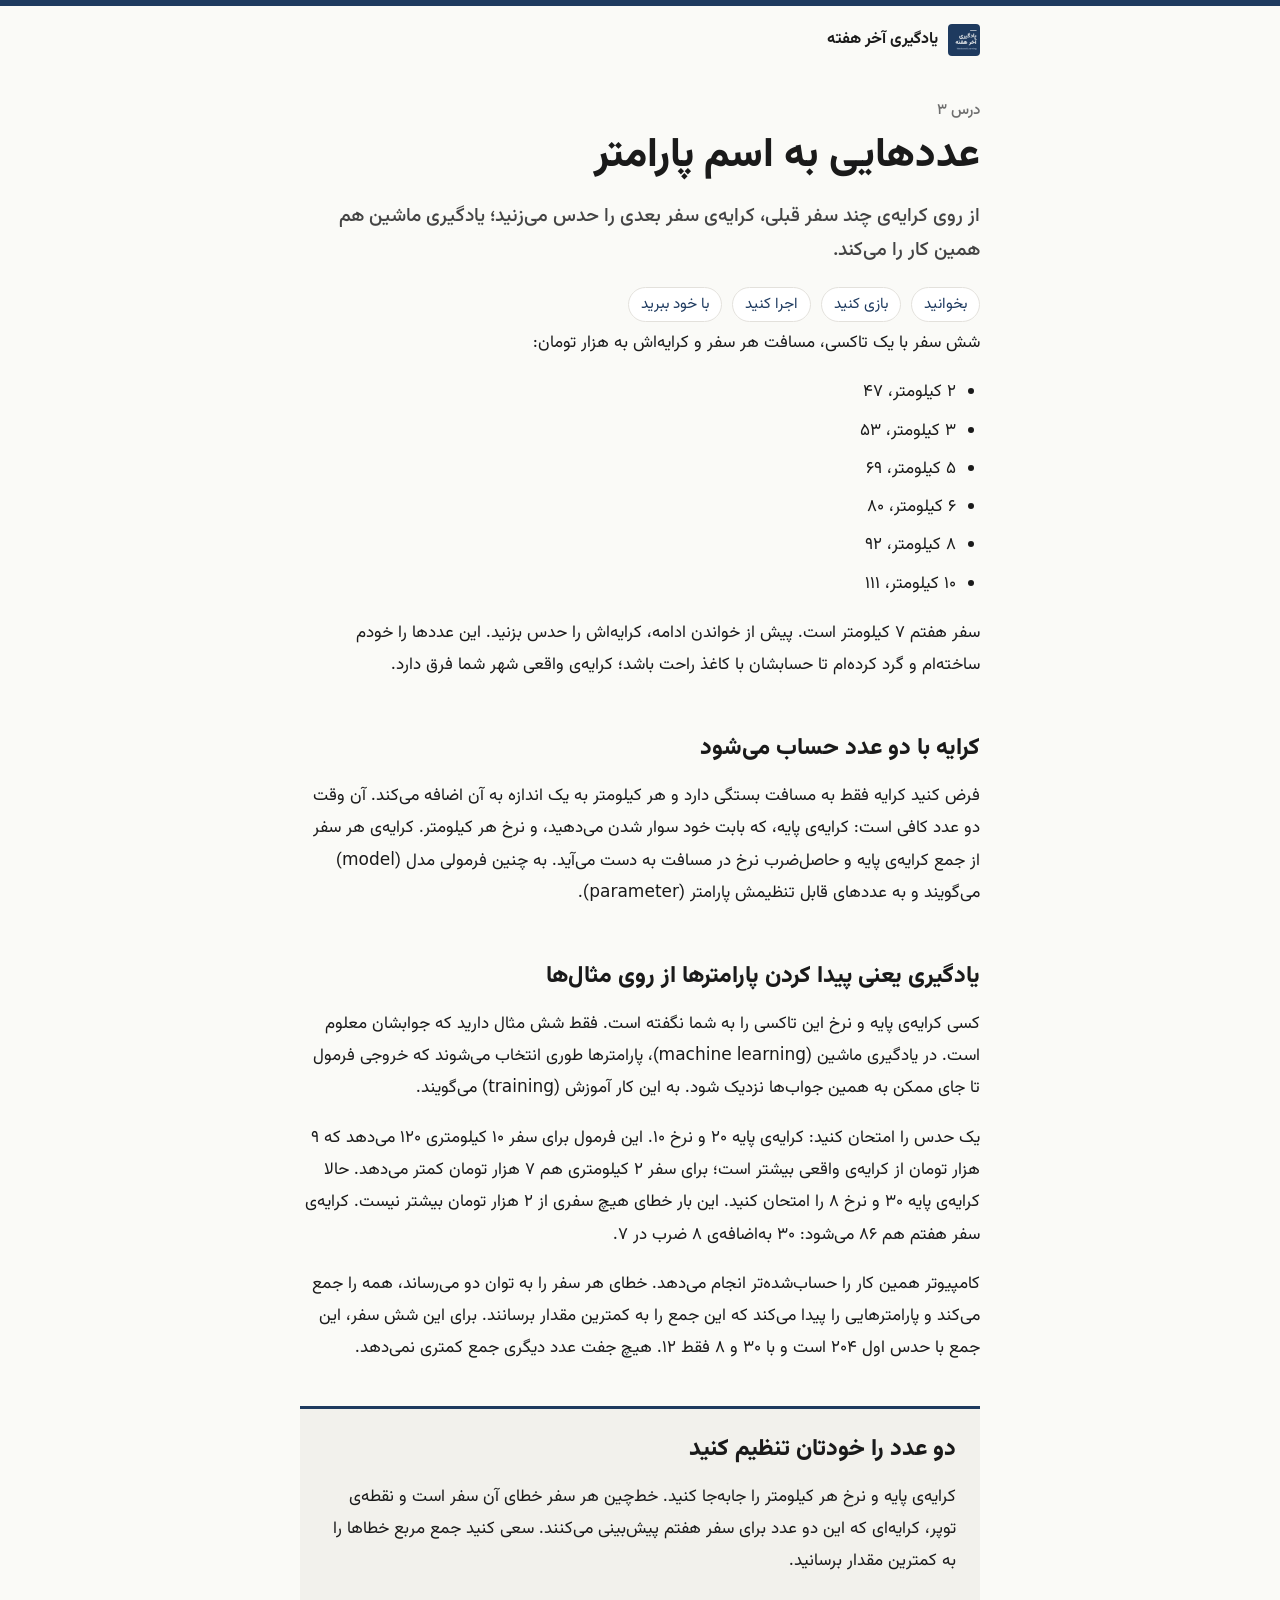
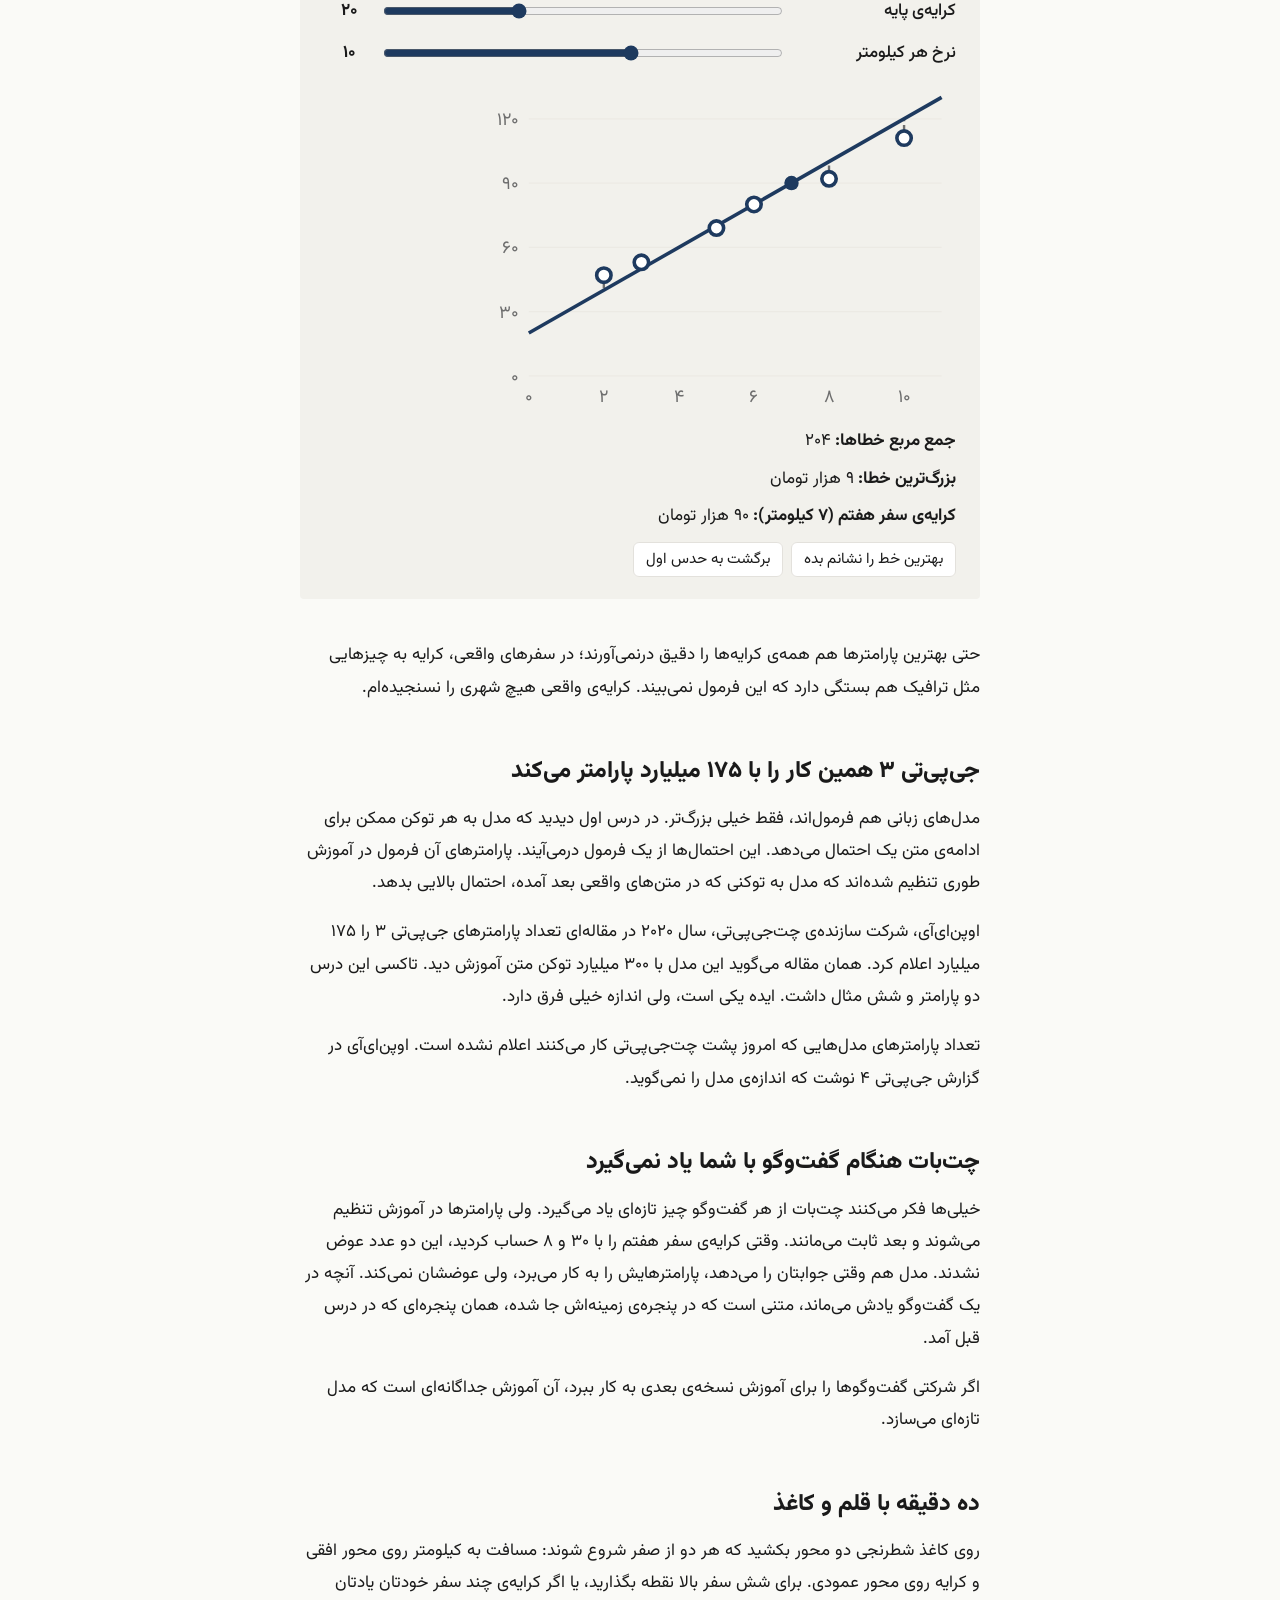
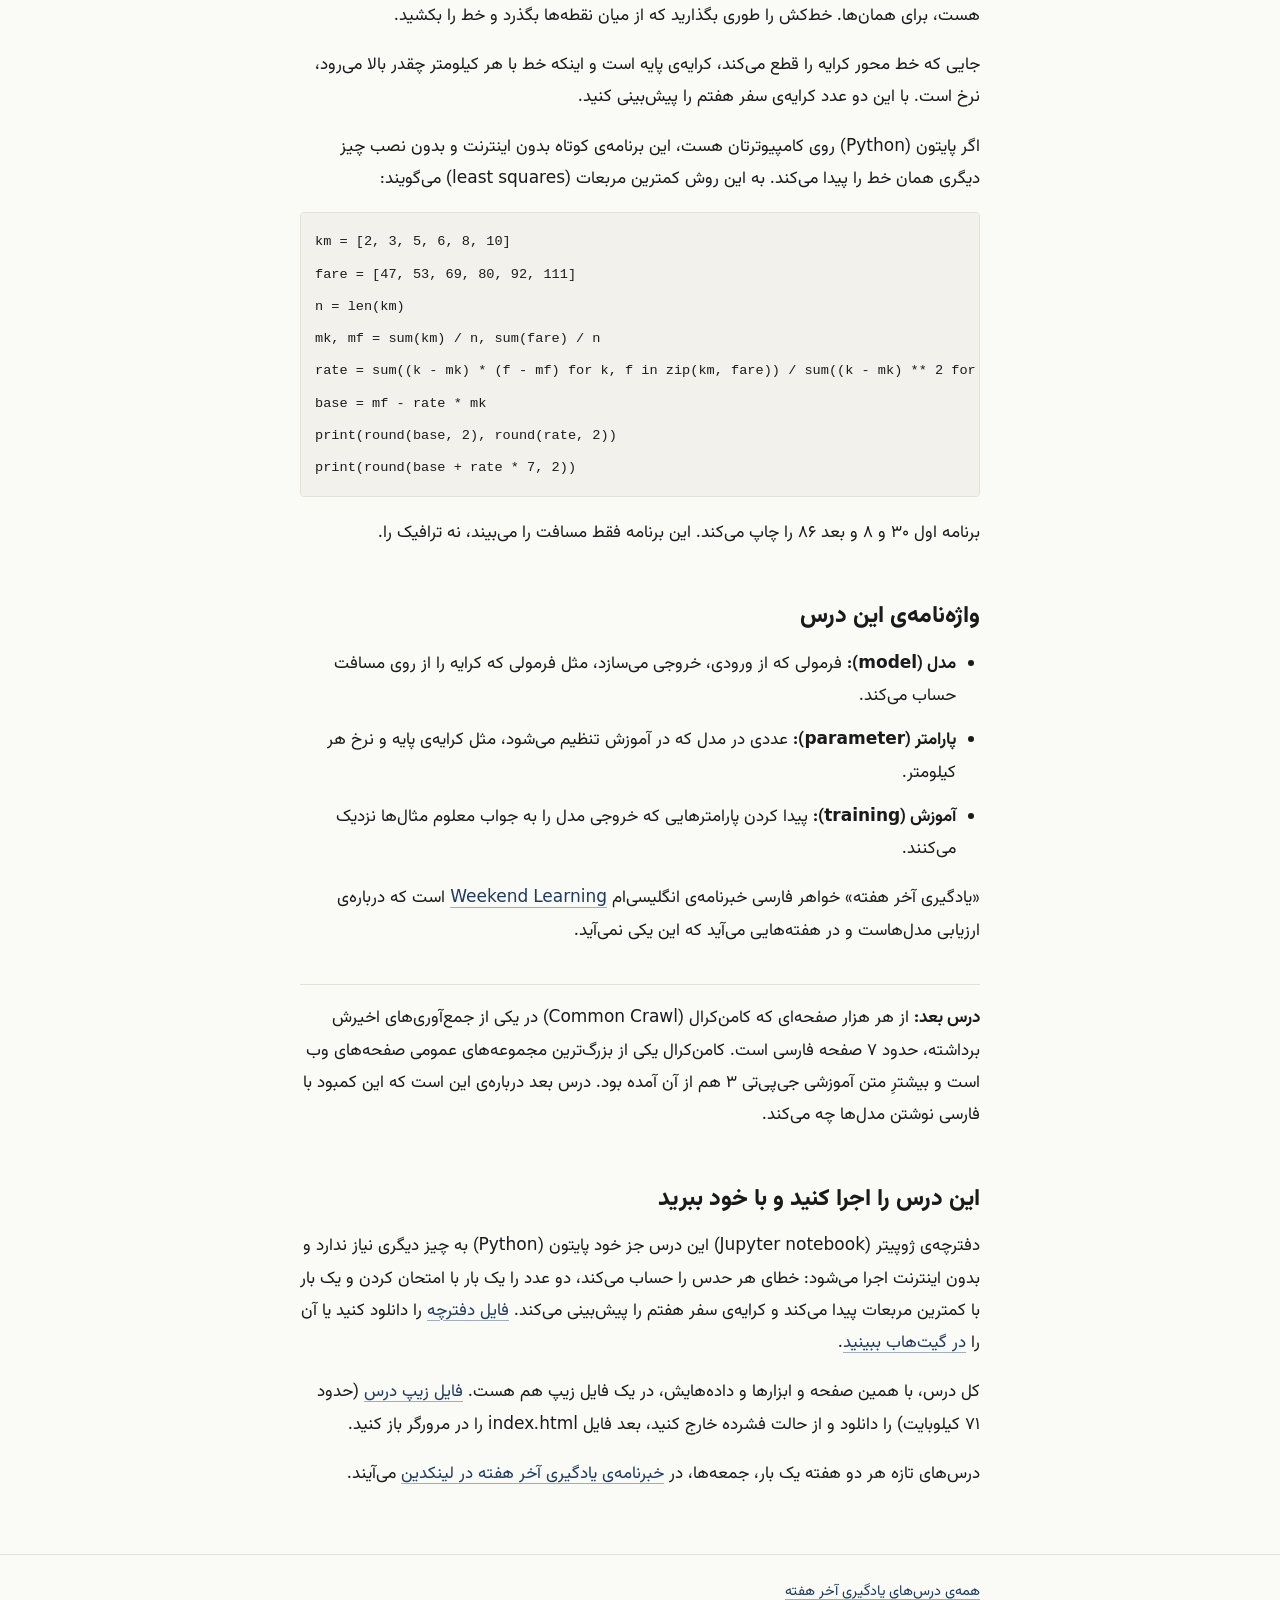
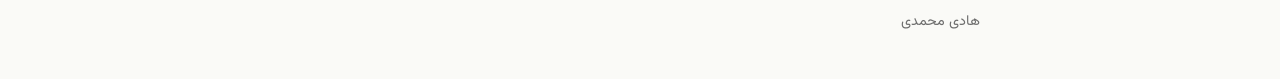
<file: 03-parameters/index.html>
<!DOCTYPE html>
<html lang="fa" dir="rtl">
<head>
<meta charset="utf-8">
<meta name="viewport" content="width=device-width, initial-scale=1">
<title>عددهایی به اسم پارامتر | یادگیری آخر هفته</title>
<meta name="description" content="مدل فرمولی است با چند عدد قابل تنظیم؛ یادگیری یعنی پیدا کردن عددهایی که با جواب معلوم مثال‌ها جور درمی‌آیند.">
<meta name="author" content="هادی محمدی">
<meta name="color-scheme" content="light dark">
<meta property="og:type" content="article">
<meta property="og:locale" content="fa_IR">
<meta property="og:site_name" content="یادگیری آخر هفته">
<meta property="og:title" content="عددهایی به اسم پارامتر">
<meta property="og:description" content="مدل فرمولی است با چند عدد قابل تنظیم؛ یادگیری یعنی پیدا کردن عددهایی که با جواب معلوم مثال‌ها جور درمی‌آیند.">
<meta property="og:image" content="https://mohammadi.cv/weekend-learning-fa/assets/logo.png">
<link rel="icon" type="image/png" href="../assets/icon-96.png">
<link rel="stylesheet" href="../assets/style.css">
</head>
<body>

<header class="site-head col">
<a class="brand" href="../index.html"><img src="../assets/icon-96.png" alt="" width="32" height="32"><span>یادگیری آخر هفته</span></a>
</header>

<main class="col">

<p class="kicker">درس ۳</p>
<h1>عددهایی به اسم پارامتر</h1>
<p class="standfirst">از روی کرایه‌ی چند سفر قبلی، کرایه‌ی سفر بعدی را حدس می‌زنید؛ یادگیری ماشین هم همین کار را می‌کند.</p>

<nav aria-label="چهار شکل این درس">
<ul class="ways">
<li><a href="#read">بخوانید</a></li>
<li><a href="#play">بازی کنید</a></li>
<li><a href="#run">اجرا کنید</a></li>
<li><a href="#take">با خود ببرید</a></li>
</ul>
</nav>

<!-- The text from here to the glossary is newsletter issue 3, word for word.
     build.py reports any block of the issue that is missing from this page.
     These blocks differ on purpose:
     - «در شماره‌ی اول» reads «در درس اول», «در شماره‌ی قبل» reads «در درس
       قبل», and «تاکسی این شماره» reads «تاکسی این درس»;
     - the glossary heading reads «واژه‌نامه‌ی این درس», not «این شماره»;
     - the link line «این درس صفحه‌ای هم در وب‌سایتم دارد ...» is left out,
       since this is that page;
     - the five-second task asks for LinkedIn comments, so it is left out;
     - the teaser reads «درس بعد:» and drops the issue's date. -->

<p id="read">شش سفر با یک تاکسی، مسافت هر سفر و کرایه‌اش به هزار تومان:</p>

<ul>
<li>۲ کیلومتر، ۴۷</li>
<li>۳ کیلومتر، ۵۳</li>
<li>۵ کیلومتر، ۶۹</li>
<li>۶ کیلومتر، ۸۰</li>
<li>۸ کیلومتر، ۹۲</li>
<li>۱۰ کیلومتر، ۱۱۱</li>
</ul>

<p>سفر هفتم ۷ کیلومتر است. پیش از خواندن ادامه، کرایه‌اش را حدس بزنید. این عددها را خودم ساخته‌ام و گرد کرده‌ام تا حسابشان با کاغذ راحت باشد؛ کرایه‌ی واقعی شهر شما فرق دارد.</p>

<h2>کرایه با دو عدد حساب می‌شود</h2>

<p>فرض کنید کرایه فقط به مسافت بستگی دارد و هر کیلومتر به یک اندازه به آن اضافه می‌کند. آن وقت دو عدد کافی است: کرایه‌ی پایه، که بابت خود سوار شدن می‌دهید، و نرخ هر کیلومتر. کرایه‌ی هر سفر از جمع کرایه‌ی پایه و حاصل‌ضرب نرخ در مسافت به دست می‌آید. به چنین فرمولی مدل <span lang="en">(model)</span> می‌گویند و به عددهای قابل تنظیمش پارامتر <span lang="en">(parameter)</span>.</p>

<h2>یادگیری یعنی پیدا کردن پارامترها از روی مثال‌ها</h2>

<p>کسی کرایه‌ی پایه و نرخ این تاکسی را به شما نگفته است. فقط شش مثال دارید که جوابشان معلوم است. در یادگیری ماشین <span lang="en">(machine learning)</span>، پارامترها طوری انتخاب می‌شوند که خروجی فرمول تا جای ممکن به همین جواب‌ها نزدیک شود. به این کار آموزش <span lang="en">(training)</span> می‌گویند.</p>

<p>یک حدس را امتحان کنید: کرایه‌ی پایه ۲۰ و نرخ ۱۰. این فرمول برای سفر ۱۰ کیلومتری ۱۲۰ می‌دهد که ۹ هزار تومان از کرایه‌ی واقعی بیشتر است؛ برای سفر ۲ کیلومتری هم ۷ هزار تومان کمتر می‌دهد. حالا کرایه‌ی پایه ۳۰ و نرخ ۸ را امتحان کنید. این بار خطای هیچ سفری از ۲ هزار تومان بیشتر نیست. کرایه‌ی سفر هفتم هم ۸۶ می‌شود: ۳۰ به‌اضافه‌ی ۸ ضرب در ۷.</p>

<p>کامپیوتر همین کار را حساب‌شده‌تر انجام می‌دهد. خطای هر سفر را به توان دو می‌رساند، همه را جمع می‌کند و پارامترهایی را پیدا می‌کند که این جمع را به کمترین مقدار برسانند. برای این شش سفر، این جمع با حدس اول ۲۰۴ است و با ۳۰ و ۸ فقط ۱۲. هیچ جفت عدد دیگری جمع کمتری نمی‌دهد.</p>

<section class="lab" id="play" data-lab="fit" aria-labelledby="play-title">
<h2 id="play-title">دو عدد را خودتان تنظیم کنید</h2>
<p>کرایه‌ی پایه و نرخ هر کیلومتر را جابه‌جا کنید. خط‌چین هر سفر خطای آن سفر است و نقطه‌ی توپر، کرایه‌ای که این دو عدد برای سفر هفتم پیش‌بینی می‌کنند. سعی کنید جمع مربع خطاها را به کمترین مقدار برسانید.</p>
<div class="sliders">
<div class="slider"><label for="fit-base">کرایه‌ی پایه</label><input id="fit-base" type="range" min="0" max="60" step="1" value="20" dir="ltr" data-base><output for="fit-base" data-base-out>۲۰</output></div>
<div class="slider"><label for="fit-rate">نرخ هر کیلومتر</label><input id="fit-rate" type="range" min="0" max="16" step="0.5" value="10" dir="ltr" data-rate><output for="fit-rate" data-rate-out>۱۰</output></div>
</div>
<div class="plot" data-plot></div>
<div class="readout" data-readout aria-live="polite"></div>
<div class="actions">
<button type="button" class="btn" data-best>بهترین خط را نشانم بده</button>
<button type="button" class="btn" data-reset>برگشت به حدس اول</button>
</div>
<noscript><p class="note">این بخش با جاوااسکریپت کار می‌کند که در مرورگر شما خاموش است. شش سفر و بهترین دو عدد در <a href="data.json">فایل داده‌های درس</a> هم هست.</p></noscript>
</section>

<p>حتی بهترین پارامترها هم همه‌ی کرایه‌ها را دقیق درنمی‌آورند؛ در سفرهای واقعی، کرایه به چیزهایی مثل ترافیک هم بستگی دارد که این فرمول نمی‌بیند. کرایه‌ی واقعی هیچ شهری را نسنجیده‌ام.</p>

<h2>جی‌پی‌تی ۳ همین کار را با ۱۷۵ میلیارد پارامتر می‌کند</h2>

<p>مدل‌های زبانی هم فرمول‌اند، فقط خیلی بزرگ‌تر. در درس اول دیدید که مدل به هر توکن ممکن برای ادامه‌ی متن یک احتمال می‌دهد. این احتمال‌ها از یک فرمول درمی‌آیند. پارامترهای آن فرمول در آموزش طوری تنظیم شده‌اند که مدل به توکنی که در متن‌های واقعی بعد آمده، احتمال بالایی بدهد.</p>

<p>اوپن‌ای‌آی، شرکت سازنده‌ی چت‌جی‌پی‌تی، سال ۲۰۲۰ در مقاله‌ای تعداد پارامترهای جی‌پی‌تی ۳ را ۱۷۵ میلیارد اعلام کرد. همان مقاله می‌گوید این مدل با ۳۰۰ میلیارد توکن متن آموزش دید. تاکسی این درس دو پارامتر و شش مثال داشت. ایده یکی است، ولی اندازه خیلی فرق دارد.</p>

<p>تعداد پارامترهای مدل‌هایی که امروز پشت چت‌جی‌پی‌تی کار می‌کنند اعلام نشده است. اوپن‌ای‌آی در گزارش جی‌پی‌تی ۴ نوشت که اندازه‌ی مدل را نمی‌گوید.</p>

<h2>چت‌بات هنگام گفت‌وگو با شما یاد نمی‌گیرد</h2>

<p>خیلی‌ها فکر می‌کنند چت‌بات از هر گفت‌وگو چیز تازه‌ای یاد می‌گیرد. ولی پارامترها در آموزش تنظیم می‌شوند و بعد ثابت می‌مانند. وقتی کرایه‌ی سفر هفتم را با ۳۰ و ۸ حساب کردید، این دو عدد عوض نشدند. مدل هم وقتی جوابتان را می‌دهد، پارامترهایش را به کار می‌برد، ولی عوضشان نمی‌کند. آنچه در یک گفت‌وگو یادش می‌ماند، متنی است که در پنجره‌ی زمینه‌اش جا شده، همان پنجره‌ای که در درس قبل آمد.</p>

<p>اگر شرکتی گفت‌وگوها را برای آموزش نسخه‌ی بعدی به کار ببرد، آن آموزش جداگانه‌ای است که مدل تازه‌ای می‌سازد.</p>

<h2>ده دقیقه با قلم و کاغذ</h2>

<p>روی کاغذ شطرنجی دو محور بکشید که هر دو از صفر شروع شوند: مسافت به کیلومتر روی محور افقی و کرایه روی محور عمودی. برای شش سفر بالا نقطه بگذارید، یا اگر کرایه‌ی چند سفر خودتان یادتان هست، برای همان‌ها. خط‌کش را طوری بگذارید که از میان نقطه‌ها بگذرد و خط را بکشید.</p>

<p>جایی که خط محور کرایه را قطع می‌کند، کرایه‌ی پایه است و اینکه خط با هر کیلومتر چقدر بالا می‌رود، نرخ است. با این دو عدد کرایه‌ی سفر هفتم را پیش‌بینی کنید.</p>

<p>اگر پایتون <span lang="en">(Python)</span> روی کامپیوترتان هست، این برنامه‌ی کوتاه بدون اینترنت و بدون نصب چیز دیگری همان خط را پیدا می‌کند. به این روش کمترین مربعات <span class="nw" lang="en">(least squares)</span> می‌گویند:</p>

<pre dir="ltr" lang="en"><code>km = [2, 3, 5, 6, 8, 10]
fare = [47, 53, 69, 80, 92, 111]
n = len(km)
mk, mf = sum(km) / n, sum(fare) / n
rate = sum((k - mk) * (f - mf) for k, f in zip(km, fare)) / sum((k - mk) ** 2 for k in km)
base = mf - rate * mk
print(round(base, 2), round(rate, 2))
print(round(base + rate * 7, 2))</code></pre>

<p>برنامه اول ۳۰ و ۸ و بعد ۸۶ را چاپ می‌کند. این برنامه فقط مسافت را می‌بیند، نه ترافیک را.</p>

<h2>واژه‌نامه‌ی این درس</h2>

<ul class="glossary">
<li><b>مدل <span lang="en">(model)</span>:</b> فرمولی که از ورودی، خروجی می‌سازد، مثل فرمولی که کرایه را از روی مسافت حساب می‌کند.</li>
<li><b>پارامتر <span lang="en">(parameter)</span>:</b> عددی در مدل که در آموزش تنظیم می‌شود، مثل کرایه‌ی پایه و نرخ هر کیلومتر.</li>
<li><b>آموزش <span lang="en">(training)</span>:</b> پیدا کردن پارامترهایی که خروجی مدل را به جواب معلوم مثال‌ها نزدیک می‌کنند.</li>
</ul>

<p>«یادگیری آخر هفته» خواهر فارسی خبرنامه‌ی انگلیسی‌ام <a href="https://www.linkedin.com/newsletters/weekend-learning-7044258763238731776/" lang="en">Weekend Learning</a> است که درباره‌ی ارزیابی مدل‌هاست و در هفته‌هایی می‌آید که این یکی نمی‌آید.</p>

<p class="next"><b>درس بعد:</b> از هر هزار صفحه‌ای که کامن‌کرال <span lang="en">(Common Crawl)</span> در یکی از جمع‌آوری‌های اخیرش برداشته، حدود ۷ صفحه فارسی است. کامن‌کرال یکی از بزرگ‌ترین مجموعه‌های عمومی صفحه‌های وب است و بیشترِ متن آموزشی جی‌پی‌تی ۳ هم از آن آمده بود. درس بعد درباره‌ی این است که این کمبود با فارسی نوشتن مدل‌ها چه می‌کند.</p>

<h2 id="run">این درس را اجرا کنید و با خود ببرید</h2>

<p>دفترچه‌ی ژوپیتر <span class="nw" lang="en">(Jupyter notebook)</span> این درس جز خود پایتون <span lang="en">(Python)</span> به چیز دیگری نیاز ندارد و بدون اینترنت اجرا می‌شود: خطای هر حدس را حساب می‌کند، دو عدد را یک بار با امتحان کردن و یک بار با کمترین مربعات پیدا می‌کند و کرایه‌ی سفر هفتم را پیش‌بینی می‌کند. <a href="03-parameters.ipynb" download>فایل دفترچه</a> را دانلود کنید یا آن را <a href="https://github.com/mohammadi-hadi/weekend-learning-fa/blob/main/03-parameters/03-parameters.ipynb">در گیت‌هاب ببینید</a>.</p>

<p id="take">کل درس، با همین صفحه و ابزارها و داده‌هایش، در یک فایل زیپ هم هست. <a href="03-parameters-offline.zip" download>فایل زیپ درس</a> <span data-zip-size="03-parameters">(حدود ۷۱ کیلوبایت)</span> را دانلود و از حالت فشرده خارج کنید، بعد فایل <span lang="en">index.html</span> را در مرورگر باز کنید.</p>

<p>درس‌های تازه هر دو هفته یک بار، جمعه‌ها، در <a href="https://www.linkedin.com/newsletters/7508807306889863168/">خبرنامه‌ی یادگیری آخر هفته در لینکدین</a> می‌آیند.</p>

</main>

<footer class="site-foot">
<div class="col">
<p><a href="../index.html">همه‌ی درس‌های یادگیری آخر هفته</a></p>
<p>هادی محمدی</p>
</div>
</footer>

<script type="application/json" id="lesson-data">{"lesson":"03-parameters","invented":true,"about":"Six invented taxi trips, rounded so they can be worked on paper: distance in kilometres, fare in thousand toman. The best line is the least-squares fit; a real fare also depends on time and traffic.","units":{"km":"kilometres","fare":"thousand toman"},"trips":[{"km":2,"fare":47},{"km":3,"fare":53},{"km":5,"fare":69},{"km":6,"fare":80},{"km":8,"fare":92},{"km":10,"fare":111}],"fit":{"base":30.0,"rate":8.0,"sum_squared_error":12.0},"guess":{"base":20,"rate":10,"sum_squared_error":204},"seventh_km":7}</script>
<script src="../assets/fares.js"></script>
</body>
</html>
</file>
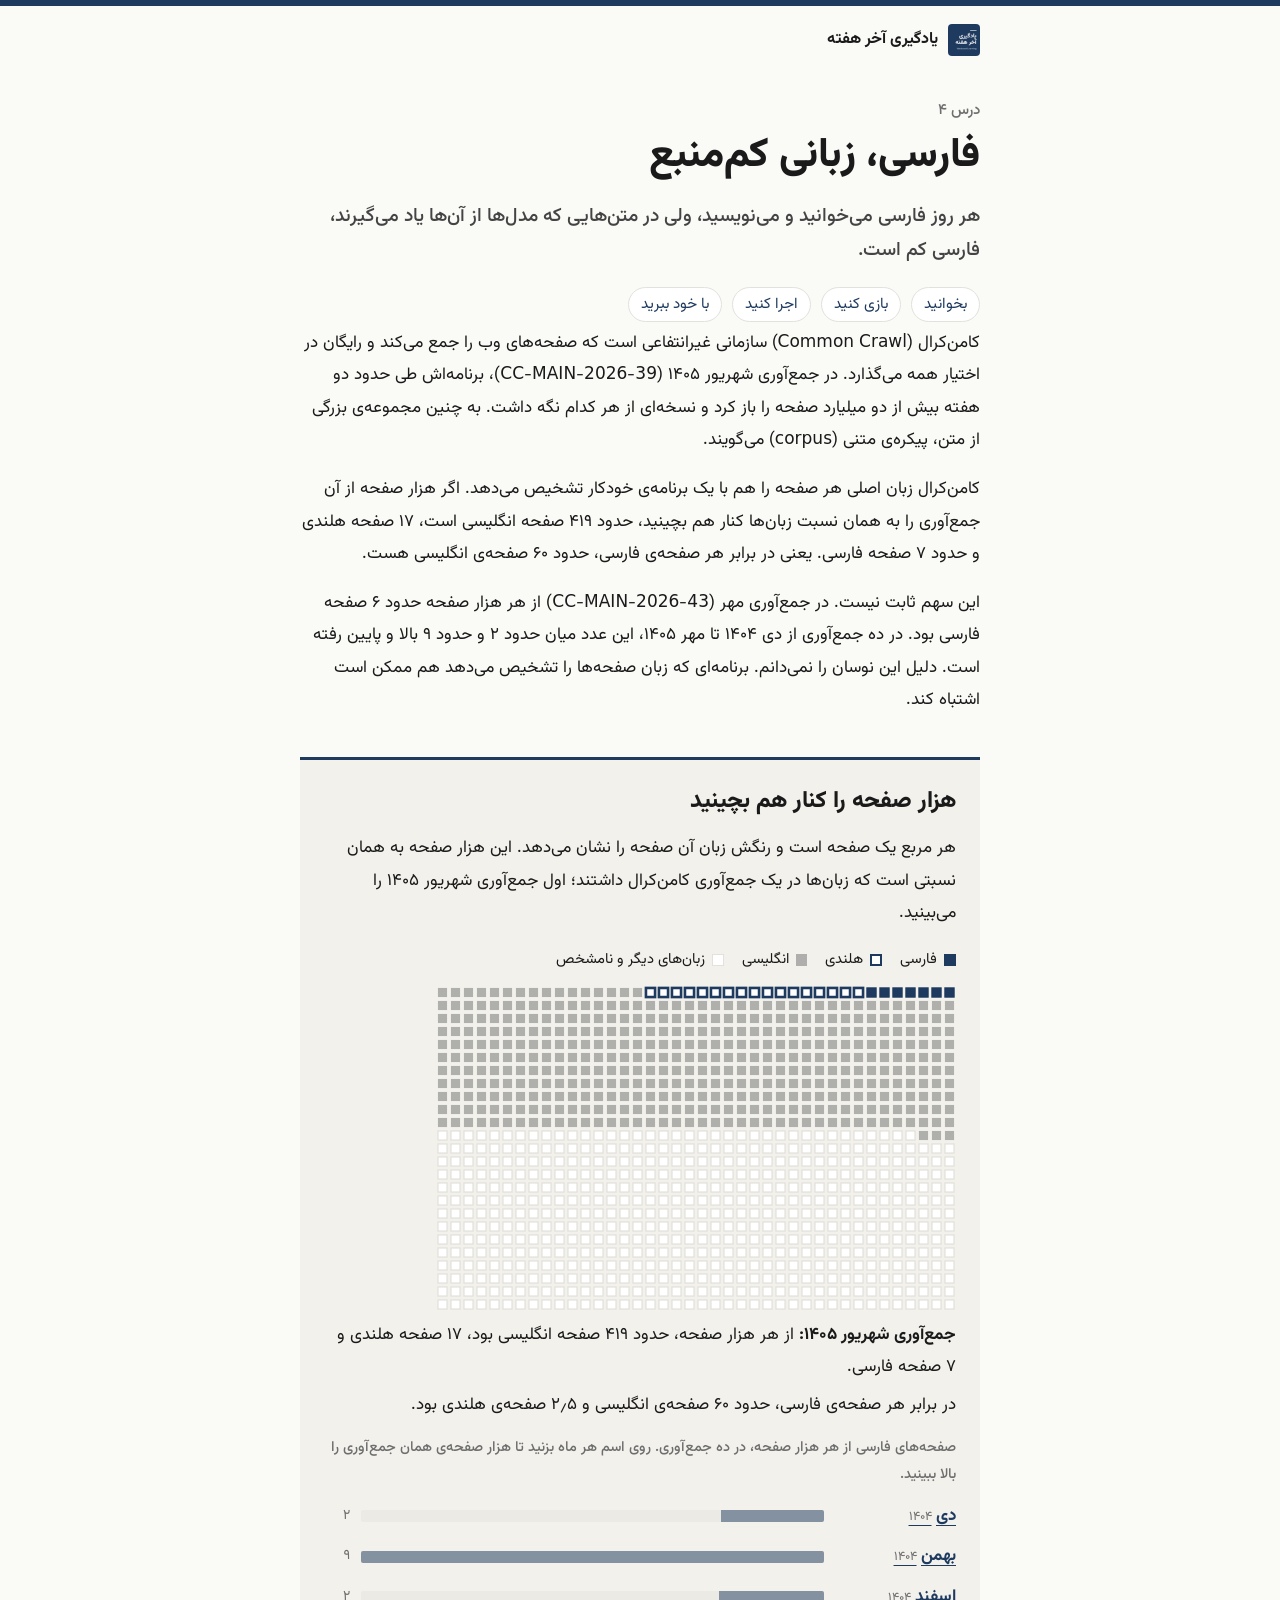
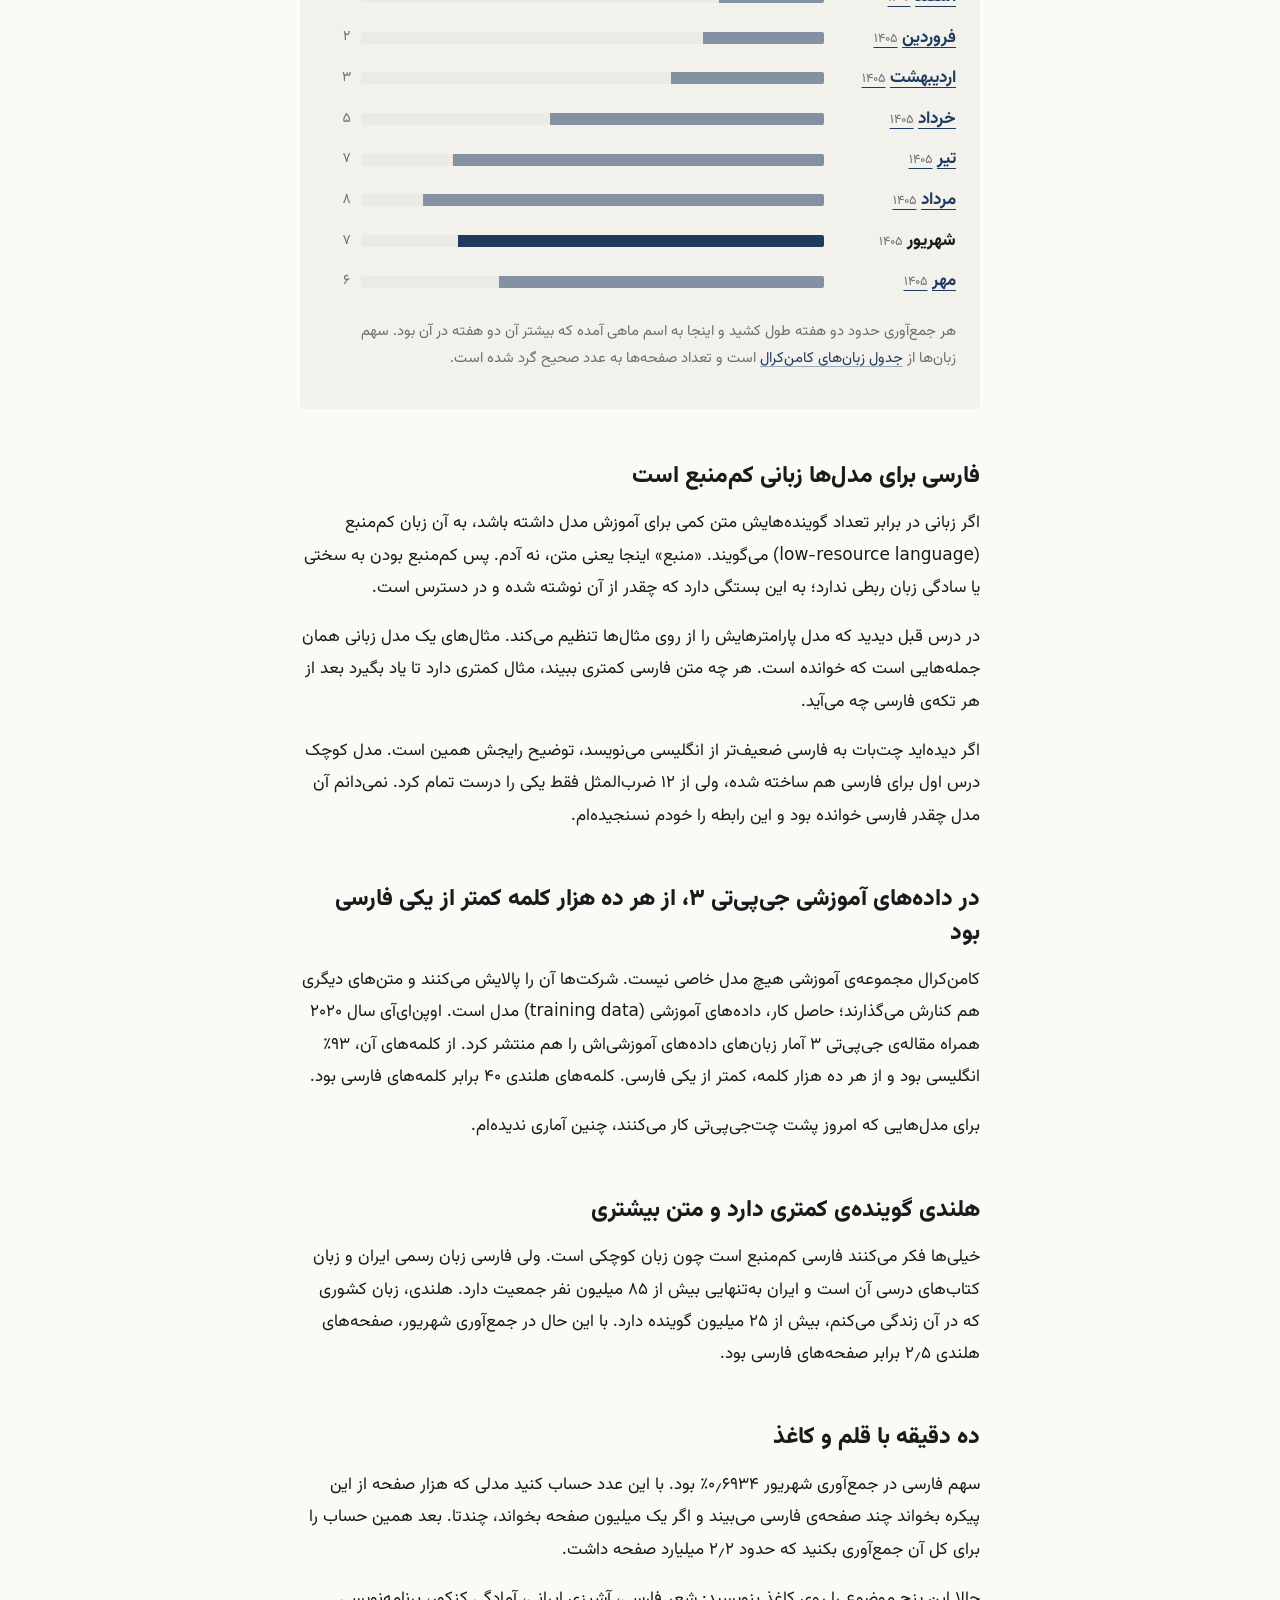
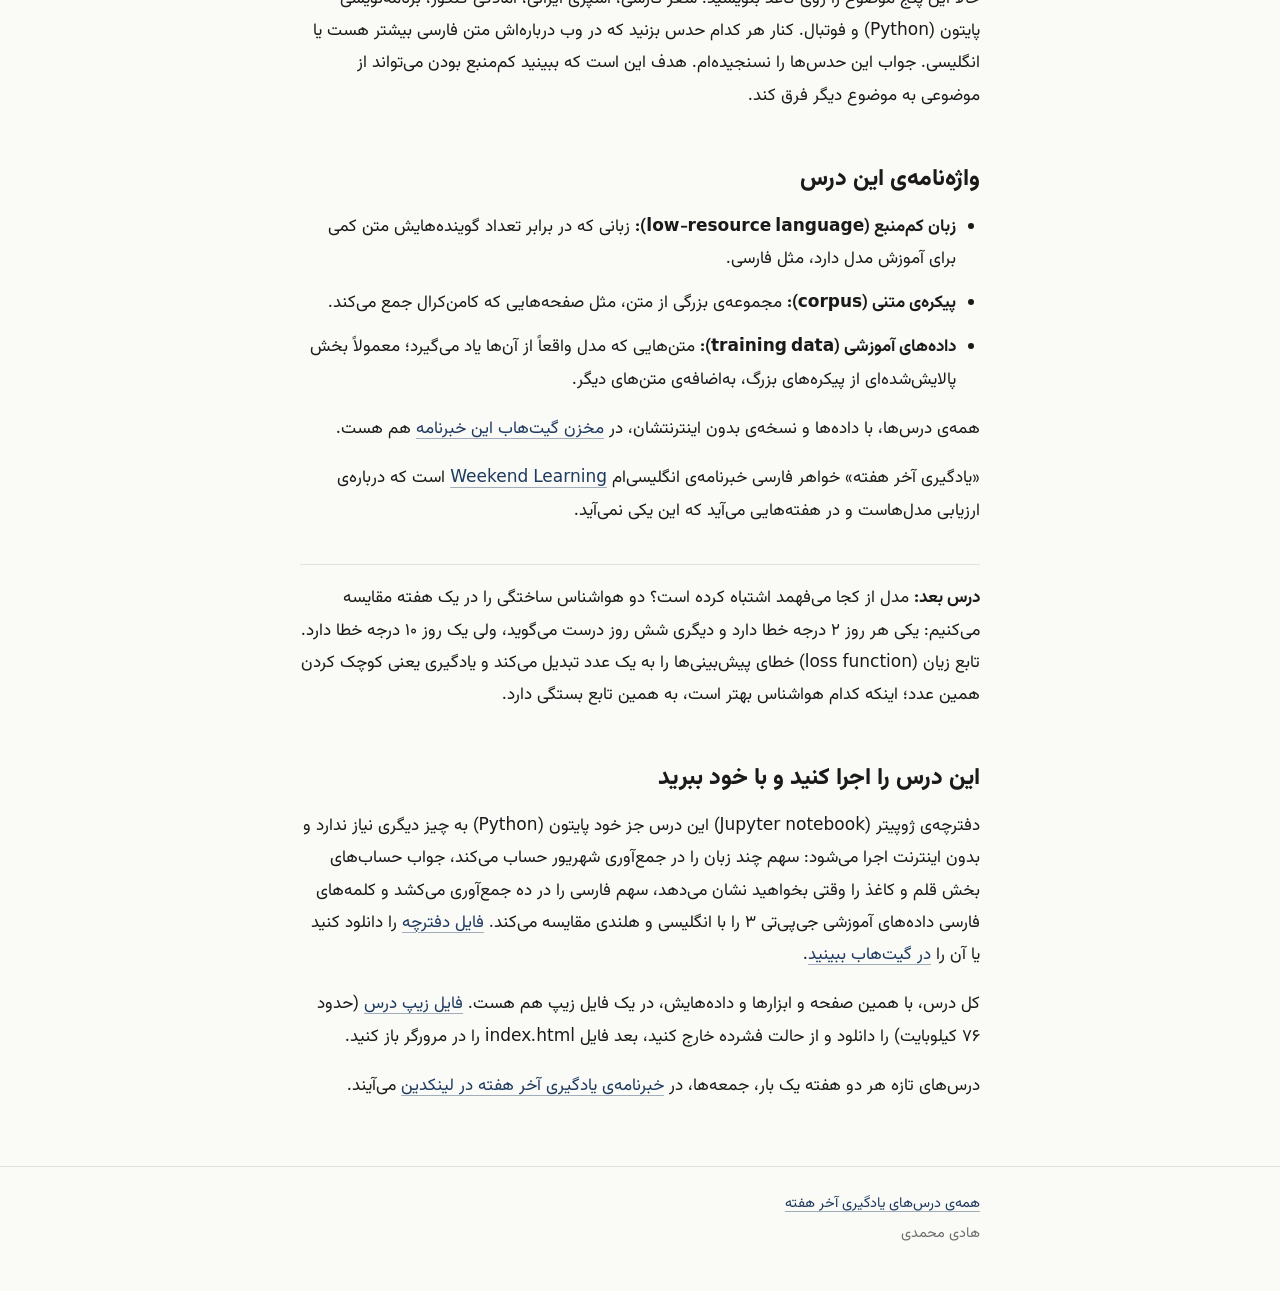
<file: 04-low-resource/index.html>
<!DOCTYPE html>
<html lang="fa" dir="rtl">
<head>
<meta charset="utf-8">
<meta name="viewport" content="width=device-width, initial-scale=1">
<title>فارسی، زبانی کم‌منبع | یادگیری آخر هفته</title>
<meta name="description" content="فارسی در برابر تعداد گوینده‌هایش متن کمی برای آموزش مدل‌ها دارد؛ این به سختی زبان ربطی ندارد.">
<meta name="author" content="هادی محمدی">
<meta name="color-scheme" content="light dark">
<meta property="og:type" content="article">
<meta property="og:locale" content="fa_IR">
<meta property="og:site_name" content="یادگیری آخر هفته">
<meta property="og:title" content="فارسی، زبانی کم‌منبع">
<meta property="og:description" content="فارسی در برابر تعداد گوینده‌هایش متن کمی برای آموزش مدل‌ها دارد؛ این به سختی زبان ربطی ندارد.">
<meta property="og:image" content="https://mohammadi.cv/weekend-learning-fa/assets/logo.png">
<link rel="icon" type="image/png" href="../assets/icon-96.png">
<link rel="stylesheet" href="../assets/style.css">
</head>
<body>

<header class="site-head col">
<a class="brand" href="../index.html"><img src="../assets/icon-96.png" alt="" width="32" height="32"><span>یادگیری آخر هفته</span></a>
</header>

<main class="col">

<p class="kicker">درس ۴</p>
<h1>فارسی، زبانی کم‌منبع</h1>
<p class="standfirst">هر روز فارسی می‌خوانید و می‌نویسید، ولی در متن‌هایی که مدل‌ها از آن‌ها یاد می‌گیرند، فارسی کم است.</p>

<nav aria-label="چهار شکل این درس">
<ul class="ways">
<li><a href="#read">بخوانید</a></li>
<li><a href="#play">بازی کنید</a></li>
<li><a href="#run">اجرا کنید</a></li>
<li><a href="#take">با خود ببرید</a></li>
</ul>
</nav>

<!-- The text from here to the glossary is newsletter issue 4, word for word.
     build.py reports any block of the issue that is missing from this page.
     These blocks differ on purpose:
     - «در شماره‌ی قبل دیدید» reads «در درس قبل دیدید», and «مدل کوچک
       شماره‌ی اول» reads «مدل کوچک درس اول»;
     - the glossary heading reads «واژه‌نامه‌ی این درس», not «این شماره»;
     - the link line drops «این درس صفحه‌ای هم در وب‌سایتم دارد», since this
       is that page, and keeps its sentence on the GitHub repository;
     - the five-second task asks for LinkedIn comments, so it is left out;
     - the teaser reads «درس بعد:» and drops the issue's date. -->

<p id="read">کامن‌کرال <span class="nw" lang="en">(Common Crawl)</span> سازمانی غیرانتفاعی است که صفحه‌های وب را جمع می‌کند و رایگان در اختیار همه می‌گذارد. در جمع‌آوری شهریور ۱۴۰۵ <span class="nw" lang="en">(CC-MAIN-2026-39)</span>، برنامه‌اش طی حدود دو هفته بیش از دو میلیارد صفحه را باز کرد و نسخه‌ای از هر کدام نگه داشت. به چنین مجموعه‌ی بزرگی از متن، پیکره‌ی متنی <span lang="en">(corpus)</span> می‌گویند.</p>

<p>کامن‌کرال زبان اصلی هر صفحه را هم با یک برنامه‌ی خودکار تشخیص می‌دهد. اگر هزار صفحه از آن جمع‌آوری را به همان نسبت زبان‌ها کنار هم بچینید، حدود ۴۱۹ صفحه انگلیسی است، ۱۷ صفحه هلندی و حدود ۷ صفحه فارسی. یعنی در برابر هر صفحه‌ی فارسی، حدود ۶۰ صفحه‌ی انگلیسی هست.</p>

<p>این سهم ثابت نیست. در جمع‌آوری مهر <span class="nw" lang="en">(CC-MAIN-2026-43)</span> از هر هزار صفحه حدود ۶ صفحه فارسی بود. در ده جمع‌آوری از دی ۱۴۰۴ تا مهر ۱۴۰۵، این عدد میان حدود ۲ و حدود ۹ بالا و پایین رفته است. دلیل این نوسان را نمی‌دانم. برنامه‌ای که زبان صفحه‌ها را تشخیص می‌دهد هم ممکن است اشتباه کند.</p>

<section class="lab" id="play" data-lab="crawl" aria-labelledby="play-title">
<h2 id="play-title">هزار صفحه را کنار هم بچینید</h2>
<p>هر مربع یک صفحه است و رنگش زبان آن صفحه را نشان می‌دهد. این هزار صفحه به همان نسبتی است که زبان‌ها در یک جمع‌آوری کامن‌کرال داشتند؛ اول جمع‌آوری شهریور ۱۴۰۵ را می‌بینید.</p>
<ul class="cc-legend">
<li><span class="sw fa"></span>فارسی</li>
<li><span class="sw nl"></span>هلندی</li>
<li><span class="sw en"></span>انگلیسی</li>
<li><span class="sw"></span>زبان‌های دیگر و نامشخص</li>
</ul>
<div class="cc-grid" data-grid></div>
<div class="readout" data-readout aria-live="polite"></div>
<p class="lab-label">صفحه‌های فارسی از هر هزار صفحه، در ده جمع‌آوری. روی اسم هر ماه بزنید تا هزار صفحه‌ی همان جمع‌آوری را بالا ببینید.</p>
<div data-bars></div>
<p class="note">هر جمع‌آوری حدود دو هفته طول کشید و اینجا به اسم ماهی آمده که بیشتر آن دو هفته در آن بود. سهم زبان‌ها از <a href="https://commoncrawl.github.io/cc-crawl-statistics/plots/languages">جدول زبان‌های کامن‌کرال</a> است و تعداد صفحه‌ها به عدد صحیح گرد شده است.</p>
<noscript><p class="note">این بخش با جاوااسکریپت کار می‌کند که در مرورگر شما خاموش است. سهم هر زبان در هر جمع‌آوری در <a href="data.json">فایل داده‌های درس</a> هم هست.</p></noscript>
</section>

<h2>فارسی برای مدل‌ها زبانی کم‌منبع است</h2>

<p>اگر زبانی در برابر تعداد گوینده‌هایش متن کمی برای آموزش مدل داشته باشد، به آن زبان کم‌منبع <span class="nw" lang="en">(low-resource language)</span> می‌گویند. «منبع» اینجا یعنی متن، نه آدم. پس کم‌منبع بودن به سختی یا سادگی زبان ربطی ندارد؛ به این بستگی دارد که چقدر از آن نوشته شده و در دسترس است.</p>

<p>در درس قبل دیدید که مدل پارامترهایش را از روی مثال‌ها تنظیم می‌کند. مثال‌های یک مدل زبانی همان جمله‌هایی است که خوانده است. هر چه متن فارسی کمتری ببیند، مثال کمتری دارد تا یاد بگیرد بعد از هر تکه‌ی فارسی چه می‌آید.</p>

<p>اگر دیده‌اید چت‌بات به فارسی ضعیف‌تر از انگلیسی می‌نویسد، توضیح رایجش همین است. مدل کوچک درس اول برای فارسی هم ساخته شده، ولی از ۱۲ ضرب‌المثل فقط یکی را درست تمام کرد. نمی‌دانم آن مدل چقدر فارسی خوانده بود و این رابطه را خودم نسنجیده‌ام.</p>

<h2>در داده‌های آموزشی جی‌پی‌تی ۳، از هر ده هزار کلمه کمتر از یکی فارسی بود</h2>

<p>کامن‌کرال مجموعه‌ی آموزشی هیچ مدل خاصی نیست. شرکت‌ها آن را پالایش می‌کنند و متن‌های دیگری هم کنارش می‌گذارند؛ حاصل کار، داده‌های آموزشی <span class="nw" lang="en">(training data)</span> مدل است. اوپن‌ای‌آی سال ۲۰۲۰ همراه مقاله‌ی جی‌پی‌تی ۳ آمار زبان‌های داده‌های آموزشی‌اش را هم منتشر کرد. از کلمه‌های آن، ۹۳٪ انگلیسی بود و از هر ده هزار کلمه، کمتر از یکی فارسی. کلمه‌های هلندی ۴۰ برابر کلمه‌های فارسی بود.</p>

<p>برای مدل‌هایی که امروز پشت چت‌جی‌پی‌تی کار می‌کنند، چنین آماری ندیده‌ام.</p>

<h2>هلندی گوینده‌ی کمتری دارد و متن بیشتری</h2>

<p>خیلی‌ها فکر می‌کنند فارسی کم‌منبع است چون زبان کوچکی است. ولی فارسی زبان رسمی ایران و زبان کتاب‌های درسی آن است و ایران به‌تنهایی بیش از ۸۵ میلیون نفر جمعیت دارد. هلندی، زبان کشوری که در آن زندگی می‌کنم، بیش از ۲۵ میلیون گوینده دارد. با این حال در جمع‌آوری شهریور، صفحه‌های هلندی ۲٫۵ برابر صفحه‌های فارسی بود.</p>

<h2>ده دقیقه با قلم و کاغذ</h2>

<p>سهم فارسی در جمع‌آوری شهریور ۰٫۶۹۳۴٪ بود. با این عدد حساب کنید مدلی که هزار صفحه از این پیکره بخواند چند صفحه‌ی فارسی می‌بیند و اگر یک میلیون صفحه بخواند، چندتا. بعد همین حساب را برای کل آن جمع‌آوری بکنید که حدود ۲٫۲ میلیارد صفحه داشت.</p>

<p>حالا این پنج موضوع را روی کاغذ بنویسید: شعر فارسی، آشپزی ایرانی، آمادگی کنکور، برنامه‌نویسی پایتون <span lang="en">(Python)</span> و فوتبال. کنار هر کدام حدس بزنید که در وب درباره‌اش متن فارسی بیشتر هست یا انگلیسی. جواب این حدس‌ها را نسنجیده‌ام. هدف این است که ببینید کم‌منبع بودن می‌تواند از موضوعی به موضوع دیگر فرق کند.</p>

<h2>واژه‌نامه‌ی این درس</h2>

<ul class="glossary">
<li><b>زبان کم‌منبع <span class="nw" lang="en">(low-resource language)</span>:</b> زبانی که در برابر تعداد گوینده‌هایش متن کمی برای آموزش مدل دارد، مثل فارسی.</li>
<li><b>پیکره‌ی متنی <span lang="en">(corpus)</span>:</b> مجموعه‌ی بزرگی از متن، مثل صفحه‌هایی که کامن‌کرال جمع می‌کند.</li>
<li><b>داده‌های آموزشی <span class="nw" lang="en">(training data)</span>:</b> متن‌هایی که مدل واقعاً از آن‌ها یاد می‌گیرد؛ معمولاً بخش پالایش‌شده‌ای از پیکره‌های بزرگ، به‌اضافه‌ی متن‌های دیگر.</li>
</ul>

<p>همه‌ی درس‌ها، با داده‌ها و نسخه‌ی بدون اینترنتشان، در <a href="https://github.com/mohammadi-hadi/weekend-learning-fa">مخزن گیت‌هاب این خبرنامه</a> هم هست.</p>

<p>«یادگیری آخر هفته» خواهر فارسی خبرنامه‌ی انگلیسی‌ام <a href="https://www.linkedin.com/newsletters/weekend-learning-7044258763238731776/" lang="en">Weekend Learning</a> است که درباره‌ی ارزیابی مدل‌هاست و در هفته‌هایی می‌آید که این یکی نمی‌آید.</p>

<p class="next"><b>درس بعد:</b> مدل از کجا می‌فهمد اشتباه کرده است؟ دو هواشناس ساختگی را در یک هفته مقایسه می‌کنیم: یکی هر روز ۲ درجه خطا دارد و دیگری شش روز درست می‌گوید، ولی یک روز ۱۰ درجه خطا دارد. تابع زیان <span class="nw" lang="en">(loss function)</span> خطای پیش‌بینی‌ها را به یک عدد تبدیل می‌کند و یادگیری یعنی کوچک کردن همین عدد؛ اینکه کدام هواشناس بهتر است، به همین تابع بستگی دارد.</p>

<h2 id="run">این درس را اجرا کنید و با خود ببرید</h2>

<p>دفترچه‌ی ژوپیتر <span class="nw" lang="en">(Jupyter notebook)</span> این درس جز خود پایتون <span lang="en">(Python)</span> به چیز دیگری نیاز ندارد و بدون اینترنت اجرا می‌شود: سهم چند زبان را در جمع‌آوری شهریور حساب می‌کند، جواب حساب‌های بخش قلم و کاغذ را وقتی بخواهید نشان می‌دهد، سهم فارسی را در ده جمع‌آوری می‌کشد و کلمه‌های فارسی داده‌های آموزشی جی‌پی‌تی ۳ را با انگلیسی و هلندی مقایسه می‌کند. <a href="04-low-resource.ipynb" download>فایل دفترچه</a> را دانلود کنید یا آن را <a href="https://github.com/mohammadi-hadi/weekend-learning-fa/blob/main/04-low-resource/04-low-resource.ipynb">در گیت‌هاب ببینید</a>.</p>

<p id="take">کل درس، با همین صفحه و ابزارها و داده‌هایش، در یک فایل زیپ هم هست. <a href="04-low-resource-offline.zip" download>فایل زیپ درس</a> <span data-zip-size="04-low-resource">(حدود ۷۶ کیلوبایت)</span> را دانلود و از حالت فشرده خارج کنید، بعد فایل <span lang="en">index.html</span> را در مرورگر باز کنید.</p>

<p>درس‌های تازه هر دو هفته یک بار، جمعه‌ها، در <a href="https://www.linkedin.com/newsletters/7508807306889863168/">خبرنامه‌ی یادگیری آخر هفته در لینکدین</a> می‌آیند.</p>

</main>

<footer class="site-foot">
<div class="col">
<p><a href="../index.html">همه‌ی درس‌های یادگیری آخر هفته</a></p>
<p>هادی محمدی</p>
</div>
</footer>

<script type="application/json" id="lesson-data">{"lesson":"04-low-resource","about":"Share of a Common Crawl crawl's HTML pages by primary language, from Common Crawl's own table, which detects the language with CLD2, so some pages are counted under the wrong language. pct is a percentage of the crawl's pages, so pages per thousand is pct times 10. month is the Persian calendar month holding the middle of the crawl's two weeks. gpt3 counts words, not pages, in GPT-3's training data, from the statistics OpenAI published with it.","sources":{"languages":"https://commoncrawl.github.io/cc-crawl-statistics/plots/languages","languages_table":"https://commoncrawl.github.io/cc-crawl-statistics/plots/languages.csv","crawls":"https://index.commoncrawl.org/collinfo.json","gpt3_words":"https://raw.githubusercontent.com/openai/gpt-3/cf8c236919d8dae322be5535410853f20b0b4c7a/dataset_statistics/languages_by_word_count.csv","read":"2026-10-31"},"names":{"eng":"انگلیسی","rus":"روسی","deu":"آلمانی","jpn":"ژاپنی","spa":"اسپانیایی","fra":"فرانسوی","zho":"چینی","por":"پرتغالی","ita":"ایتالیایی","pol":"لهستانی","nld":"هلندی","tur":"ترکی استانبولی","ces":"چکی","ind":"اندونزیایی","vie":"ویتنامی","kor":"کره‌ای","ukr":"اوکراینی","swe":"سوئدی","fas":"فارسی","ara":"عربی","hin":"هندی","<unknown>":"زبان نامشخص"},"crawl":{"id":"CC-MAIN-2026-39","name":"September 2026 Index","from":"2026-09-04","to":"2026-09-17","month":"شهریور","year":1405,"total_pages":2171285702},"languages":[{"code":"eng","pct":41.862},{"code":"rus","pct":6.6954},{"code":"deu","pct":5.7252},{"code":"jpn","pct":5.1668},{"code":"spa","pct":4.7448},{"code":"fra","pct":4.6769},{"code":"zho","pct":4.2255},{"code":"<unknown>","pct":3.0577},{"code":"por","pct":2.4899},{"code":"ita","pct":2.4622},{"code":"pol","pct":2.0329},{"code":"nld","pct":1.7381},{"code":"tur","pct":1.2777},{"code":"ces","pct":1.1277},{"code":"ind","pct":1.0945},{"code":"vie","pct":0.9927},{"code":"kor","pct":0.8396},{"code":"ukr","pct":0.8138},{"code":"swe","pct":0.7196},{"code":"fas","pct":0.6934},{"code":"ara","pct":0.6679},{"code":"ron","pct":0.573},{"code":"hun","pct":0.5253},{"code":"dan","pct":0.5233},{"code":"ell","pct":0.519},{"code":"slk","pct":0.3951},{"code":"fin","pct":0.3723},{"code":"tha","pct":0.3577},{"code":"nor","pct":0.3358},{"code":"bul","pct":0.3119},{"code":"srp","pct":0.2577},{"code":"heb","pct":0.2567},{"code":"hin","pct":0.2147},{"code":"hrv","pct":0.2124},{"code":"cat","pct":0.1976},{"code":"lit","pct":0.17},{"code":"slv","pct":0.1523},{"code":"est","pct":0.1447},{"code":"ben","pct":0.11},{"code":"lat","pct":0.1052},{"code":"lav","pct":0.0886},{"code":"msa","pct":0.0855},{"code":"aze","pct":0.0609},{"code":"bos","pct":0.0578},{"code":"nep","pct":0.0534},{"code":"sqi","pct":0.0481},{"code":"kat","pct":0.0457},{"code":"tam","pct":0.0449},{"code":"kaz","pct":0.0428},{"code":"mkd","pct":0.0394},{"code":"eus","pct":0.0383},{"code":"isl","pct":0.0351},{"code":"glg","pct":0.0315},{"code":"hye","pct":0.0315},{"code":"uzb","pct":0.0311},{"code":"urd","pct":0.0308},{"code":"mar","pct":0.0264},{"code":"mal","pct":0.022},{"code":"tel","pct":0.0191},{"code":"bel","pct":0.0168},{"code":"mya","pct":0.0165},{"code":"mon","pct":0.0159},{"code":"kan","pct":0.0145},{"code":"nno","pct":0.0141},{"code":"tgl","pct":0.0121},{"code":"guj","pct":0.012},{"code":"cym","pct":0.0116},{"code":"swa","pct":0.0109},{"code":"khm","pct":0.0107},{"code":"kir","pct":0.0099},{"code":"pan","pct":0.0091},{"code":"epo","pct":0.0088},{"code":"sin","pct":0.0085},{"code":"afr","pct":0.0079},{"code":"tat","pct":0.0077},{"code":"gle","pct":0.0071},{"code":"kur","pct":0.0069},{"code":"ori","pct":0.0066},{"code":"tgk","pct":0.0065},{"code":"fao","pct":0.0058},{"code":"som","pct":0.0056},{"code":"lao","pct":0.0055},{"code":"amh","pct":0.0046},{"code":"pus","pct":0.0045},{"code":"ltz","pct":0.0037},{"code":"mlg","pct":0.0036},{"code":"san","pct":0.0033},{"code":"oci","pct":0.0033},{"code":"jav","pct":0.0032},{"code":"mlt","pct":0.0032},{"code":"bak","pct":0.0032},{"code":"asm","pct":0.0031},{"code":"hau","pct":0.003},{"code":"tuk","pct":0.003},{"code":"cos","pct":0.0029},{"code":"kin","pct":0.0029},{"code":"hat","pct":0.0027},{"code":"div","pct":0.0024},{"code":"fry","pct":0.0023},{"code":"snd","pct":0.0021},{"code":"bre","pct":0.002},{"code":"gla","pct":0.0018},{"code":"zul","pct":0.0018},{"code":"yid","pct":0.0017},{"code":"yor","pct":0.0017},{"code":"sun","pct":0.0016},{"code":"uig","pct":0.0016},{"code":"ceb","pct":0.0016},{"code":"war","pct":0.0014},{"code":"mri","pct":0.0013},{"code":"roh","pct":0.0013},{"code":"ibo","pct":0.0013},{"code":"bod","pct":0.0011},{"code":"sna","pct":0.0011},{"code":"xho","pct":0.0011},{"code":"grn","pct":0.001},{"code":"kal","pct":0.0009},{"code":"hmn","pct":0.0009},{"code":"nya","pct":0.0009},{"code":"que","pct":0.0009},{"code":"haw","pct":0.0009},{"code":"vol","pct":0.0008},{"code":"tir","pct":0.0007},{"code":"smo","pct":0.0007},{"code":"sot","pct":0.0007},{"code":"glv","pct":0.0007},{"code":"ina","pct":0.0007},{"code":"sco","pct":0.0007},{"code":"abk","pct":0.0007},{"code":"orm","pct":0.0007},{"code":"bih","pct":0.0006},{"code":"lin","pct":0.0006},{"code":"sag","pct":0.0005},{"code":"iku","pct":0.0004},{"code":"kha","pct":0.0004},{"code":"lug","pct":0.0004},{"code":"tsn","pct":0.0004},{"code":"ile","pct":0.0003},{"code":"syr","pct":0.0003},{"code":"aka","pct":0.0003},{"code":"wol","pct":0.0002},{"code":"mfe","pct":0.0002},{"code":"bis","pct":0.0002},{"code":"run","pct":0.0001},{"code":"fij","pct":0.0001},{"code":"ton","pct":0.0001},{"code":"aym","pct":0.0001},{"code":"crs","pct":0.0001},{"code":"nso","pct":0.0001},{"code":"dzo","pct":0.0001},{"code":"ipk","pct":0.0001},{"code":"aar","pct":0.0001},{"code":"zha","pct":0.0001},{"code":"tso","pct":0.0001},{"code":"ssw","pct":0.0},{"code":"got","pct":0.0},{"code":"chr","pct":0.0},{"code":"nau","pct":0.0},{"code":"ven","pct":0.0},{"code":"sux","pct":0.0},{"code":"lif","pct":0.0},{"code":"kas","pct":0.0}],"series":[{"id":"CC-MAIN-2026-04","from":"2026-01-12","to":"2026-01-25","month":"دی","year":1404,"fas_pct":0.1949,"nld_pct":1.7923,"eng_pct":41.6958},{"id":"CC-MAIN-2026-08","from":"2026-02-06","to":"2026-02-19","month":"بهمن","year":1404,"fas_pct":0.8777,"nld_pct":1.6783,"eng_pct":42.6029},{"id":"CC-MAIN-2026-12","from":"2026-03-05","to":"2026-03-17","month":"اسفند","year":1404,"fas_pct":0.1982,"nld_pct":1.8094,"eng_pct":41.0588},{"id":"CC-MAIN-2026-17","from":"2026-04-10","to":"2026-04-23","month":"فروردین","year":1405,"fas_pct":0.2286,"nld_pct":1.842,"eng_pct":41.0204},{"id":"CC-MAIN-2026-21","from":"2026-05-08","to":"2026-05-21","month":"اردیبهشت","year":1405,"fas_pct":0.2893,"nld_pct":1.8258,"eng_pct":40.8514},{"id":"CC-MAIN-2026-25","from":"2026-06-05","to":"2026-06-18","month":"خرداد","year":1405,"fas_pct":0.5191,"nld_pct":1.8427,"eng_pct":40.8168},{"id":"CC-MAIN-2026-30","from":"2026-07-10","to":"2026-07-23","month":"تیر","year":1405,"fas_pct":0.7039,"nld_pct":1.8179,"eng_pct":40.5782},{"id":"CC-MAIN-2026-34","from":"2026-08-07","to":"2026-08-20","month":"مرداد","year":1405,"fas_pct":0.7603,"nld_pct":1.7762,"eng_pct":40.4526},{"id":"CC-MAIN-2026-39","from":"2026-09-04","to":"2026-09-17","month":"شهریور","year":1405,"fas_pct":0.6934,"nld_pct":1.7381,"eng_pct":41.862},{"id":"CC-MAIN-2026-43","from":"2026-10-05","to":"2026-10-18","month":"مهر","year":1405,"fas_pct":0.6164,"nld_pct":1.751,"eng_pct":42.5647}],"gpt3":{"commit":"cf8c236919d8dae322be5535410853f20b0b4c7a","unit":"words","total_words":195380885914,"words":{"en":181014683608,"nl":669055061,"fa":16731301}}}</script>
<script src="../assets/crawl.js"></script>
</body>
</html>
</file>
<file: assets/style.css>
/* یادگیری آخر هفته: one quiet, typographic stylesheet for the hub and every
   lesson. Colours follow mohammadi.cv and the newsletter covers. Nothing
   here loads from another site; the only font is Vazirmatn, next to this file. */

@font-face {
  font-family: "Vazirmatn";
  src: url("fonts/Vazirmatn-NL-Variable.woff2") format("woff2");
  font-weight: 100 900;
  font-style: normal;
  font-display: swap;
}

:root {
  color-scheme: light dark;
  --paper: #fafaf7;
  --surface: #ffffff;
  --ink: #1a1a1a;
  --ink-2: #444444;
  --muted: #6e6e6e;
  --rule: #e3e1dc;
  --accent: #1e3a5f;
  --accent-hover: #2d5080;
  --on-accent: #fafaf7;
  --track: #eceae4;
  --bar: #1e3a5f;
  --tint: #f2f1ec;
  --font: "Vazirmatn", system-ui, -apple-system, "Segoe UI", Roboto, Tahoma, sans-serif;
  --column: 680px;
  --gutter: 16px;
}

@media (prefers-color-scheme: dark) {
  :root {
    --paper: #14181d;
    --surface: #1b2027;
    --ink: #ecebe6;
    --ink-2: #cfcec8;
    --muted: #a3a6aa;
    --rule: #2e343c;
    --accent: #a4c0e4;
    --accent-hover: #c7d9f0;
    --on-accent: #14181d;
    --track: #262c34;
    --bar: #8fb0d6;
    --tint: #1d232a;
  }
}

*,
*::before,
*::after { box-sizing: border-box; }

html { -webkit-text-size-adjust: 100%; text-size-adjust: 100%; }

body {
  margin: 0;
  background: var(--paper);
  color: var(--ink);
  font-family: var(--font);
  font-size: 1.0625rem;
  line-height: 1.9;
  border-top: 6px solid var(--accent);
  -webkit-font-smoothing: antialiased;
  overflow-wrap: break-word;
}

img { max-width: 100%; height: auto; }

a {
  color: var(--accent);
  text-decoration: underline;
  text-decoration-thickness: 1px;
  text-underline-offset: 0.3em;
  text-decoration-color: color-mix(in srgb, var(--accent) 40%, transparent);
}
a:hover { color: var(--accent-hover); text-decoration-color: currentColor; }

:focus-visible { outline: 2px solid var(--accent); outline-offset: 2px; border-radius: 2px; }

::selection { background: var(--accent); color: var(--on-accent); }

.col {
  max-width: calc(var(--column) + 2 * var(--gutter));
  margin-left: auto;
  margin-right: auto;
  padding-left: var(--gutter);
  padding-right: var(--gutter);
}

/* ---------- header and footer ---------- */

.site-head { padding-block: 18px 0; }
.brand {
  display: inline-flex;
  align-items: center;
  gap: 10px;
  color: var(--ink);
  text-decoration: none;
  font-weight: 700;
  font-size: 1rem;
}
.brand img { width: 32px; height: 32px; border-radius: 4px; display: block; }
.brand:hover { color: var(--accent); }

.site-foot {
  margin-top: 64px;
  padding-block: 20px 40px;
  border-top: 1px solid var(--rule);
  color: var(--muted);
  font-size: 0.9rem;
}
.site-foot p { margin: 0.2em 0; }

/* ---------- text ---------- */

main { padding-block: 28px 0; }

h1, h2, h3 { color: var(--ink); line-height: 1.45; font-weight: 800; }
h1 { font-size: clamp(1.85rem, 1.45rem + 2vw, 2.55rem); margin: 0.1em 0 0.35em; line-height: 1.35; }
h2 { font-size: clamp(1.25rem, 1.15rem + 0.6vw, 1.45rem); margin: 2.2em 0 0.6em; }
h3 { font-size: 1.15rem; margin: 0 0 0.3em; }

p { margin: 0 0 1em; }
ul, ol { margin: 0 0 1em; padding-inline-start: 1.4em; }
li { margin-bottom: 0.35em; }
hr { border: 0; border-top: 1px solid var(--rule); margin: 2.5em 0; }

.kicker { color: var(--muted); font-weight: 500; font-size: 0.95rem; margin: 0; }
.standfirst { font-size: 1.2rem; line-height: 1.8; color: var(--ink-2); font-weight: 500; }
.note { color: var(--muted); font-size: 0.92rem; line-height: 1.8; }

.ways {
  display: flex;
  flex-wrap: wrap;
  gap: 6px 10px;
  padding: 0;
  margin: 1.2em 0 0;
  list-style: none;
  font-size: 0.95rem;
}
.ways a {
  display: inline-block;
  padding: 2px 12px;
  border: 1px solid var(--rule);
  border-radius: 999px;
  text-decoration: none;
  background: var(--surface);
}
.ways a:hover { border-color: var(--accent); }

.glossary li { margin-bottom: 0.7em; }

.next { border-top: 1px solid var(--rule); padding-top: 1em; margin-top: 2.2em; }

/* ---------- the hub ---------- */

.four { list-style: none; padding: 0; }
.four li { padding-inline-start: 0; margin-bottom: 0.6em; }

.lessons { list-style: none; padding: 0; margin: 0; }
.lessons > li { border-top: 1px solid var(--rule); padding-block: 18px; margin: 0; }
.lessons > li:last-child { border-bottom: 1px solid var(--rule); }
.lessons h3 a { color: var(--ink); text-decoration: none; }
.lessons h3 a:hover { color: var(--accent); }
.lessons p { margin-bottom: 0.4em; }
.lessons .ways { margin-top: 0.6em; }

/* ---------- interactive sections ---------- */

.lab {
  margin: 2.4em 0;
  padding: 20px var(--gutter) 22px;
  background: var(--tint);
  border-top: 3px solid var(--accent);
  margin-left: calc(-1 * var(--gutter));
  margin-right: calc(-1 * var(--gutter));
}
.lab h2 { margin-top: 0.2em; }

.lab-label { display: block; font-size: 0.9rem; color: var(--muted); font-weight: 500; margin: 0.9em 0 0.4em; }

.picker { display: flex; flex-wrap: wrap; gap: 8px; margin: 0 0 4px; padding: 0; list-style: none; }
.picker li { margin: 0; }

button,
input,
textarea { font: inherit; color: inherit; }

.chip,
.btn {
  font-size: 0.95rem;
  line-height: 1.6;
  padding: 4px 12px;
  border: 1px solid var(--rule);
  border-radius: 6px;
  background: var(--surface);
  color: var(--ink);
  cursor: pointer;
}
.chip:hover,
.btn:hover { border-color: var(--accent); }
.chip[aria-pressed="true"] { background: var(--accent); border-color: var(--accent); color: var(--on-accent); }
.btn[disabled] { opacity: 0.45; cursor: default; }

.result { margin-top: 18px; }
.prompt-line { font-size: 1.25rem; font-weight: 700; margin: 0 0 0.5em; line-height: 1.7; }
.blank {
  display: inline-block;
  width: 2.2em;
  margin-inline-start: 0.3em;
  border-bottom: 2px dashed var(--accent);
  transform: translateY(-0.2em);
}

.bars { list-style: none; padding: 0; margin: 0 0 1em; }
.bars li {
  display: grid;
  grid-template-columns: 6.2em minmax(0, 1fr) 5.4em;
  align-items: center;
  column-gap: 10px;
  margin: 0;
  padding-block: 3px;
}
.piece { font-weight: 700; line-height: 1.45; min-width: 0; }
.piece .desc { font-weight: 500; color: var(--muted); font-size: 0.9rem; }
.piece small { display: block; font-weight: 400; color: var(--muted); font-size: 0.8rem; line-height: 1.4; }
.track { position: relative; height: 12px; background: var(--track); border-radius: 2px; overflow: hidden; }
.fill {
  position: absolute;
  top: 0;
  bottom: 0;
  right: 0; /* the start of the line, since every page is right to left */
  min-width: 2px;
  background: var(--bar);
  transition: width 0.25s ease;
}
.pct { font-size: 0.88rem; color: var(--muted); white-space: nowrap; font-variant-numeric: tabular-nums; }
/* a count label («۱۲ بار، کمتر از ۱٪») may take two lines at 360px */
[data-counts] .pct { white-space: normal; line-height: 1.4; }

.facts { margin: 0; }
.facts p { margin: 0.35em 0; }
.said { color: var(--muted); font-weight: 500; }
.facts .end { color: var(--accent); font-weight: 400; }

/* bigram counter */
.field { display: block; width: 100%; }
textarea.field {
  min-height: 8.5em;
  padding: 10px 12px;
  line-height: 1.9;
  border: 1px solid var(--rule);
  border-radius: 6px;
  background: var(--surface);
  resize: vertical;
}
.word-row { display: flex; flex-wrap: wrap; gap: 8px; align-items: center; }
.word-row input {
  width: 9em;
  max-width: 100%;
  padding: 4px 10px;
  border: 1px solid var(--rule);
  border-radius: 6px;
  background: var(--surface);
  line-height: 1.6;
}
.bars .word {
  font: inherit;
  font-weight: 700;
  padding: 0;
  border: 0;
  background: none;
  color: var(--accent);
  text-align: start;
  text-decoration: underline;
  text-decoration-thickness: 1px;
  text-underline-offset: 0.3em;
  cursor: pointer;
  overflow-wrap: anywhere;
}
.chain { font-size: 1.15rem; font-weight: 700; margin: 0.6em 0; }

textarea.field:focus,
.word-row input:focus { border-color: var(--accent); }

@media (min-width: 720px) {
  .lab { margin-left: 0; margin-right: 0; padding-left: 24px; padding-right: 24px; border-radius: 0 0 4px 4px; }
  .bars li { grid-template-columns: 7.5em minmax(0, 1fr) 6em; }
}

@media (prefers-reduced-motion: reduce) {
  .fill { transition: none; }
}

@media print {
  body { border-top: 0; }
  .lab, .ways, .site-head { display: none; }
}

/* hub only */
.hub-logo { display: block; width: 64px; height: 64px; border-radius: 6px; margin: 8px 0 14px; }
.lessons .ways span { color: var(--muted); font-size: 0.85rem; }

/* keeps a Latin name and its parentheses on one line */
.nw { white-space: nowrap; }

/* Lesson 02: token pieces */
.pieces { list-style: none; padding: 0; margin: 0.4em 0 0.8em; display: flex; flex-wrap: wrap; gap: 6px; }
.tok { border: 1px solid var(--rule); background: var(--track); border-radius: 4px; padding: 2px 8px; font-size: 1.05rem; line-height: 1.6; }
.tok.sp { border-inline-start: 3px solid var(--accent); }
.tok.half { border-style: dashed; color: var(--muted); font-size: 0.85rem; }
.count { margin: 0.2em 0; }

/* Lesson 03: fitting the taxi fare */
.sliders { display: grid; gap: 10px; margin: 0.6em 0 0.2em; }
.slider { display: grid; grid-template-columns: 9.5em minmax(0, 1fr) 3em; align-items: center; gap: 10px; }
.slider label { font-weight: 500; }
.slider input[type="range"] { width: 100%; accent-color: var(--accent); }
.slider output { font-weight: 700; text-align: center; }
@media (max-width: 420px) {
  .slider { grid-template-columns: minmax(0, 1fr) 3em; row-gap: 2px; }
  .slider label { grid-column: 1 / -1; }
}
.plot { margin: 14px 0 6px; }
.plot svg { display: block; width: 100%; height: auto; max-width: 480px; direction: ltr; }
.plot text { font-size: 15px; fill: var(--muted); font-family: var(--font); }
.plot .grid { stroke: var(--track); }
.plot .line { stroke: var(--accent); stroke-width: 3; }
.plot .res { stroke: var(--muted); stroke-width: 2; stroke-dasharray: 4 3; }
.plot .pt { fill: var(--surface); stroke: var(--accent); stroke-width: 3; }
.plot .seventh { fill: var(--accent); }
.readout p { margin: 0.3em 0; }
.lab .actions { display: flex; flex-wrap: wrap; gap: 8px; margin-top: 10px; }
pre { direction: ltr; text-align: left; overflow-x: auto; margin: 0.8em 0 1.2em; padding: 12px 14px; background: var(--tint); border: 1px solid var(--rule); border-radius: 4px; }
code { font-family: ui-monospace, "SF Mono", Menlo, Consolas, monospace; font-size: 0.85rem; line-height: 1.7; }

/* Lesson 04: a thousand pages of a crawl */
.cc-legend { list-style: none; padding: 0; margin: 0.8em 0 0; display: flex; flex-wrap: wrap; gap: 2px 18px; font-size: 0.92rem; }
.cc-legend li { margin: 0; display: inline-flex; align-items: center; gap: 7px; }
.sw { display: inline-block; width: 0.8em; height: 0.8em; background: var(--surface); border: 1px solid var(--rule); }
.sw.fa { background: var(--accent); border-color: var(--accent); }
.sw.nl { border: 2px solid var(--accent); }
.sw.en { background: var(--muted); border-color: var(--muted); opacity: 0.5; }
.cc-grid { margin: 12px 0 8px; }
.cc-grid svg { display: block; width: 100%; height: auto; max-width: 520px; }
.cc-grid .cell { fill: var(--surface); stroke: var(--rule); stroke-width: 1; }
.cc-grid .cell.fa { fill: var(--accent); stroke: var(--accent); }
.cc-grid .cell.nl { fill: var(--surface); stroke: var(--accent); stroke-width: 2; }
.cc-grid .cell.en { fill: var(--muted); fill-opacity: 0.5; stroke: none; }
.cc-bars { margin-top: 0.4em; }
.cc-bars li { grid-template-columns: 7.2em minmax(0, 1fr) 1.6em; }
.cc-bars li:not(.on) .fill { opacity: 0.5; }
.cc-bars .word { padding-block: 5px; }
.cc-bars .word[aria-pressed="true"] { color: var(--ink); text-decoration: none; font-weight: 800; }
.cc-bars .word small { display: inline; margin-inline-start: 0.35em; font-weight: 400; color: var(--muted); font-size: 0.8rem; }
@media (forced-colors: active) {
  .cc-grid .cell { stroke: CanvasText; }
  .cc-grid .cell.fa { fill: CanvasText; }
  .cc-grid .cell.en { fill: GrayText; fill-opacity: 1; }
}
</file>
